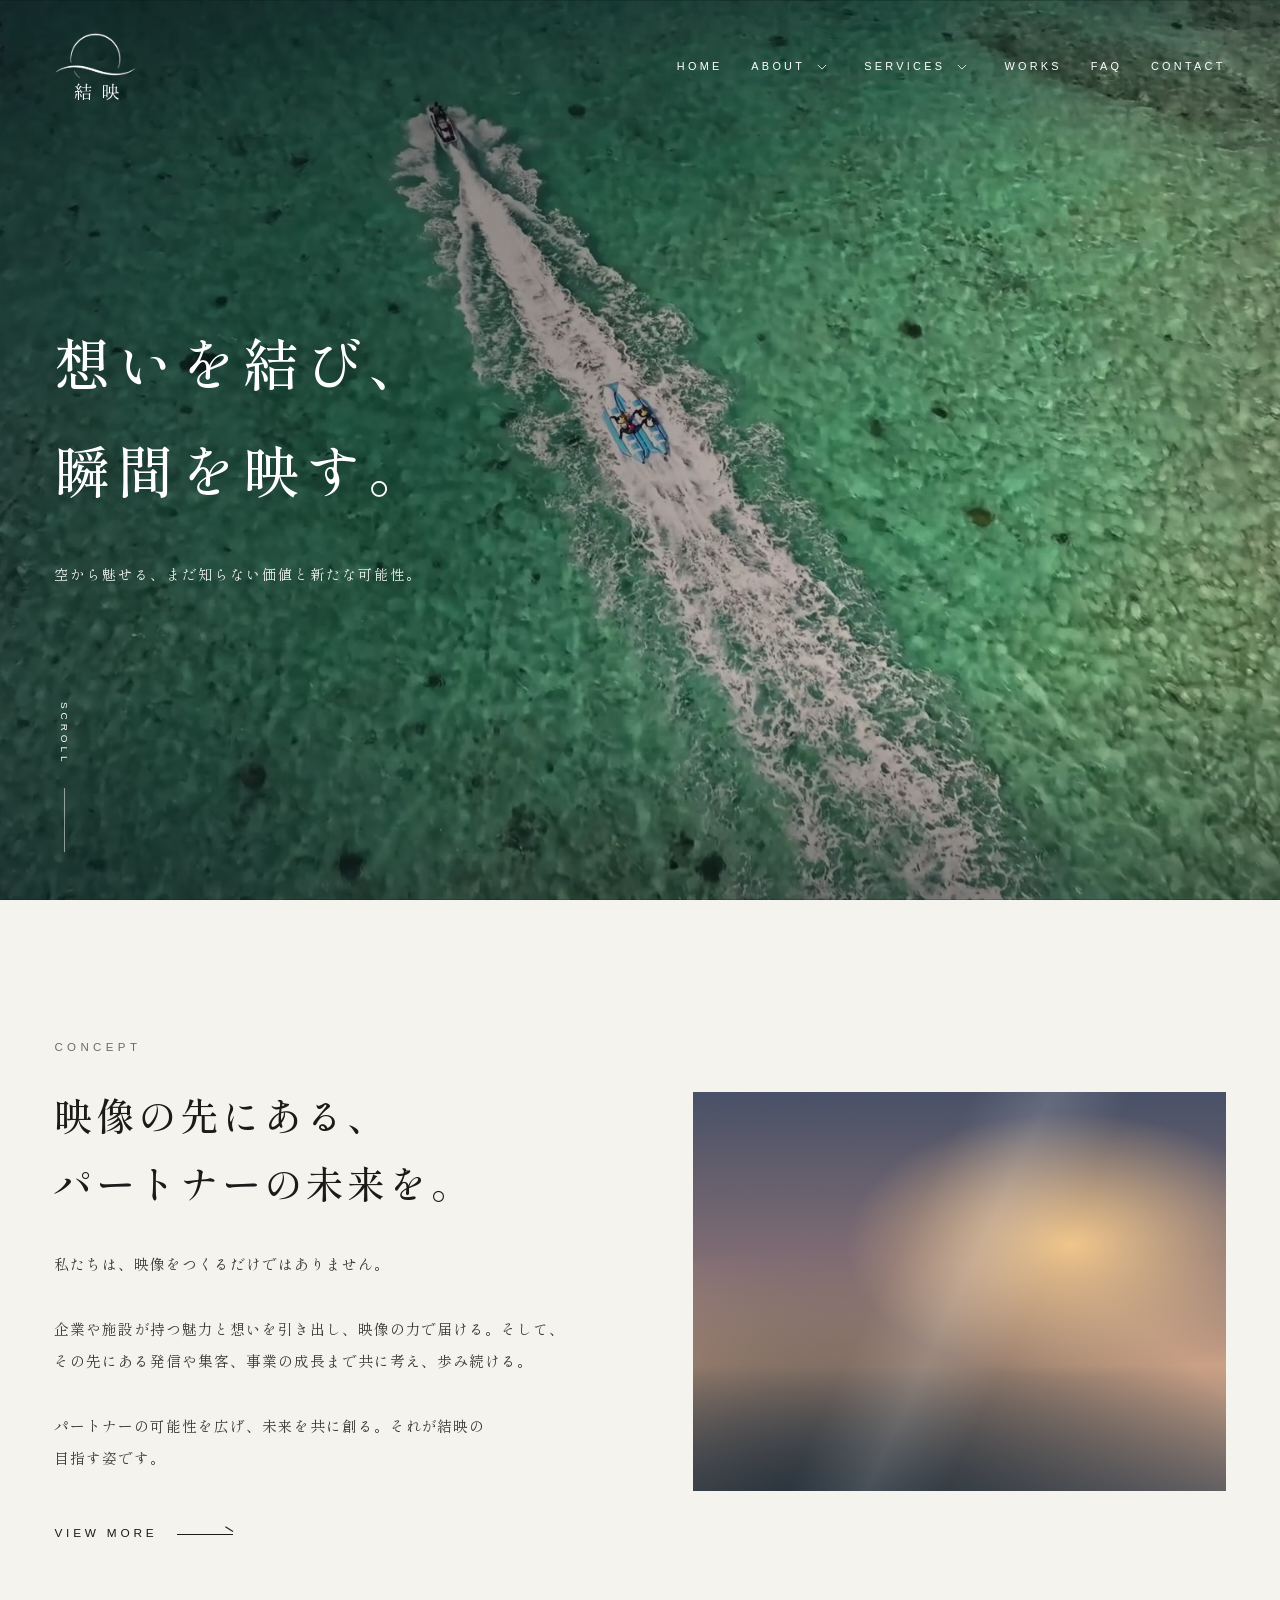
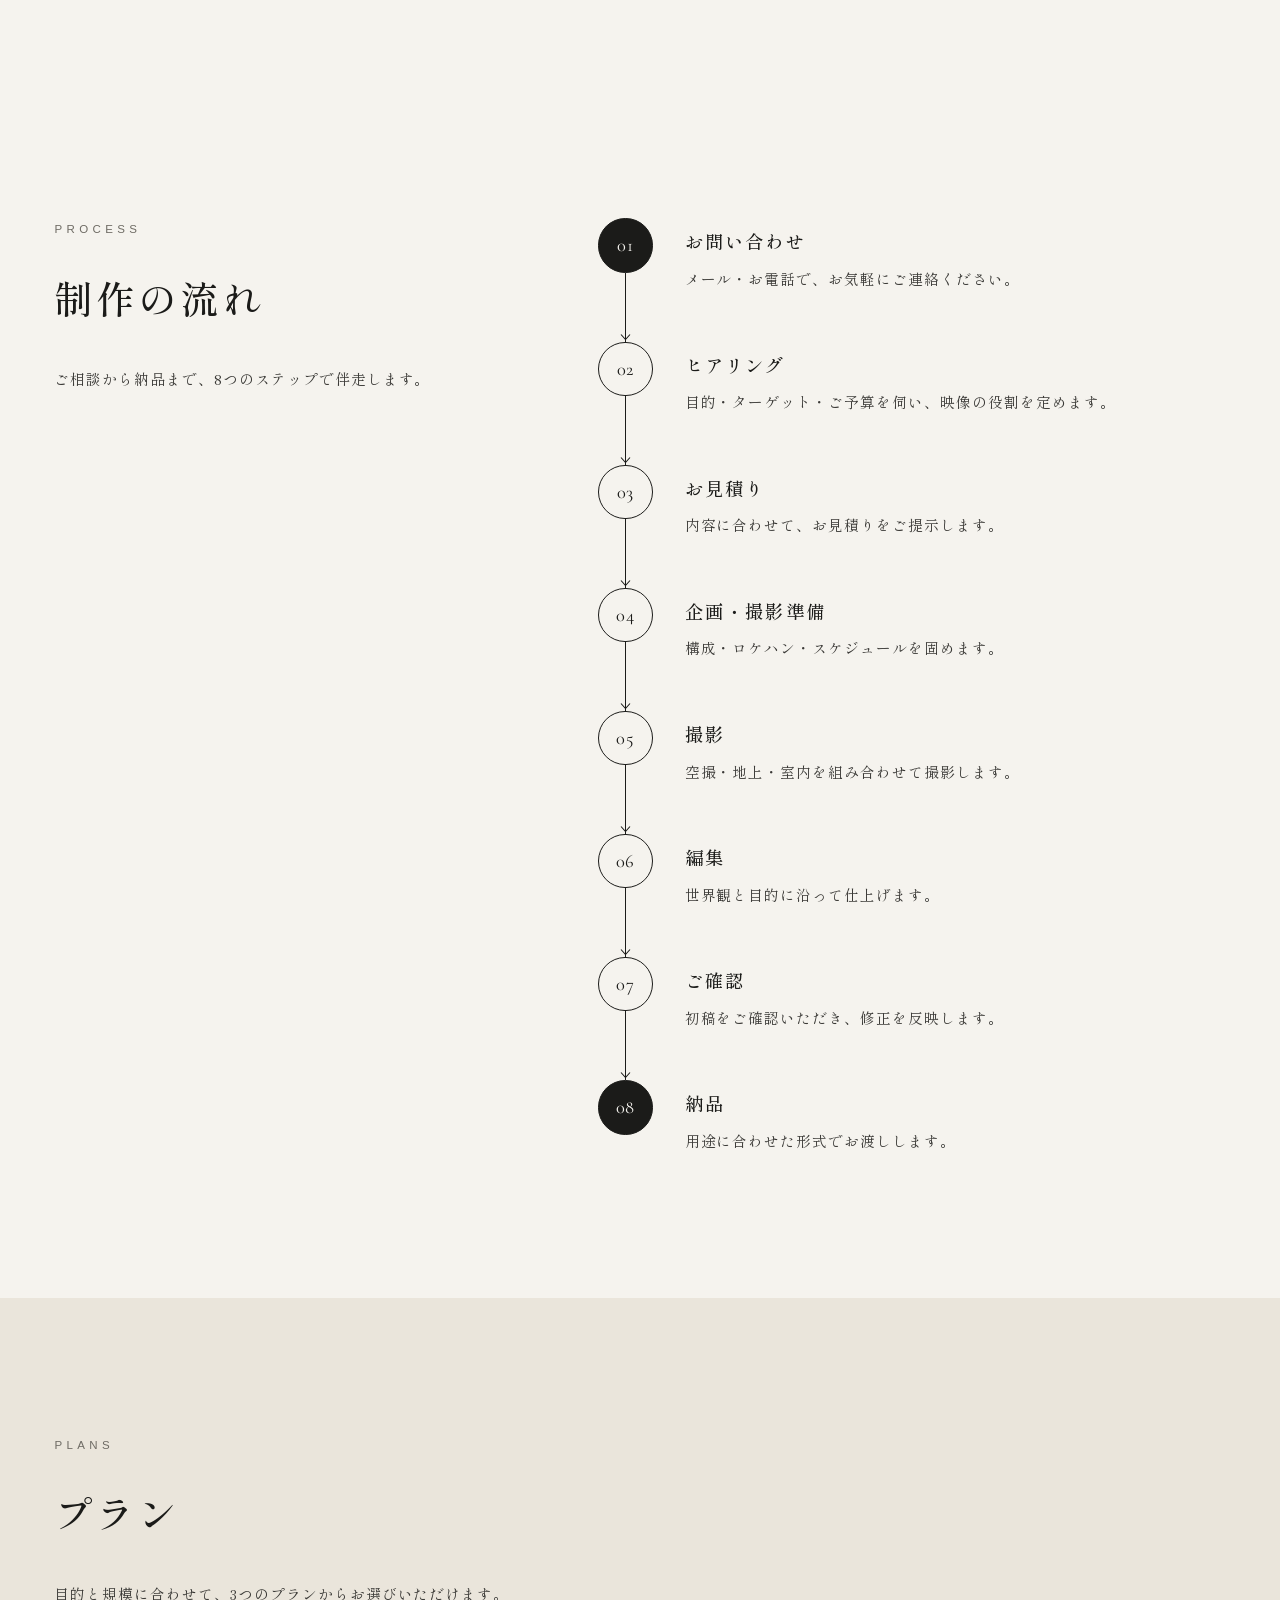
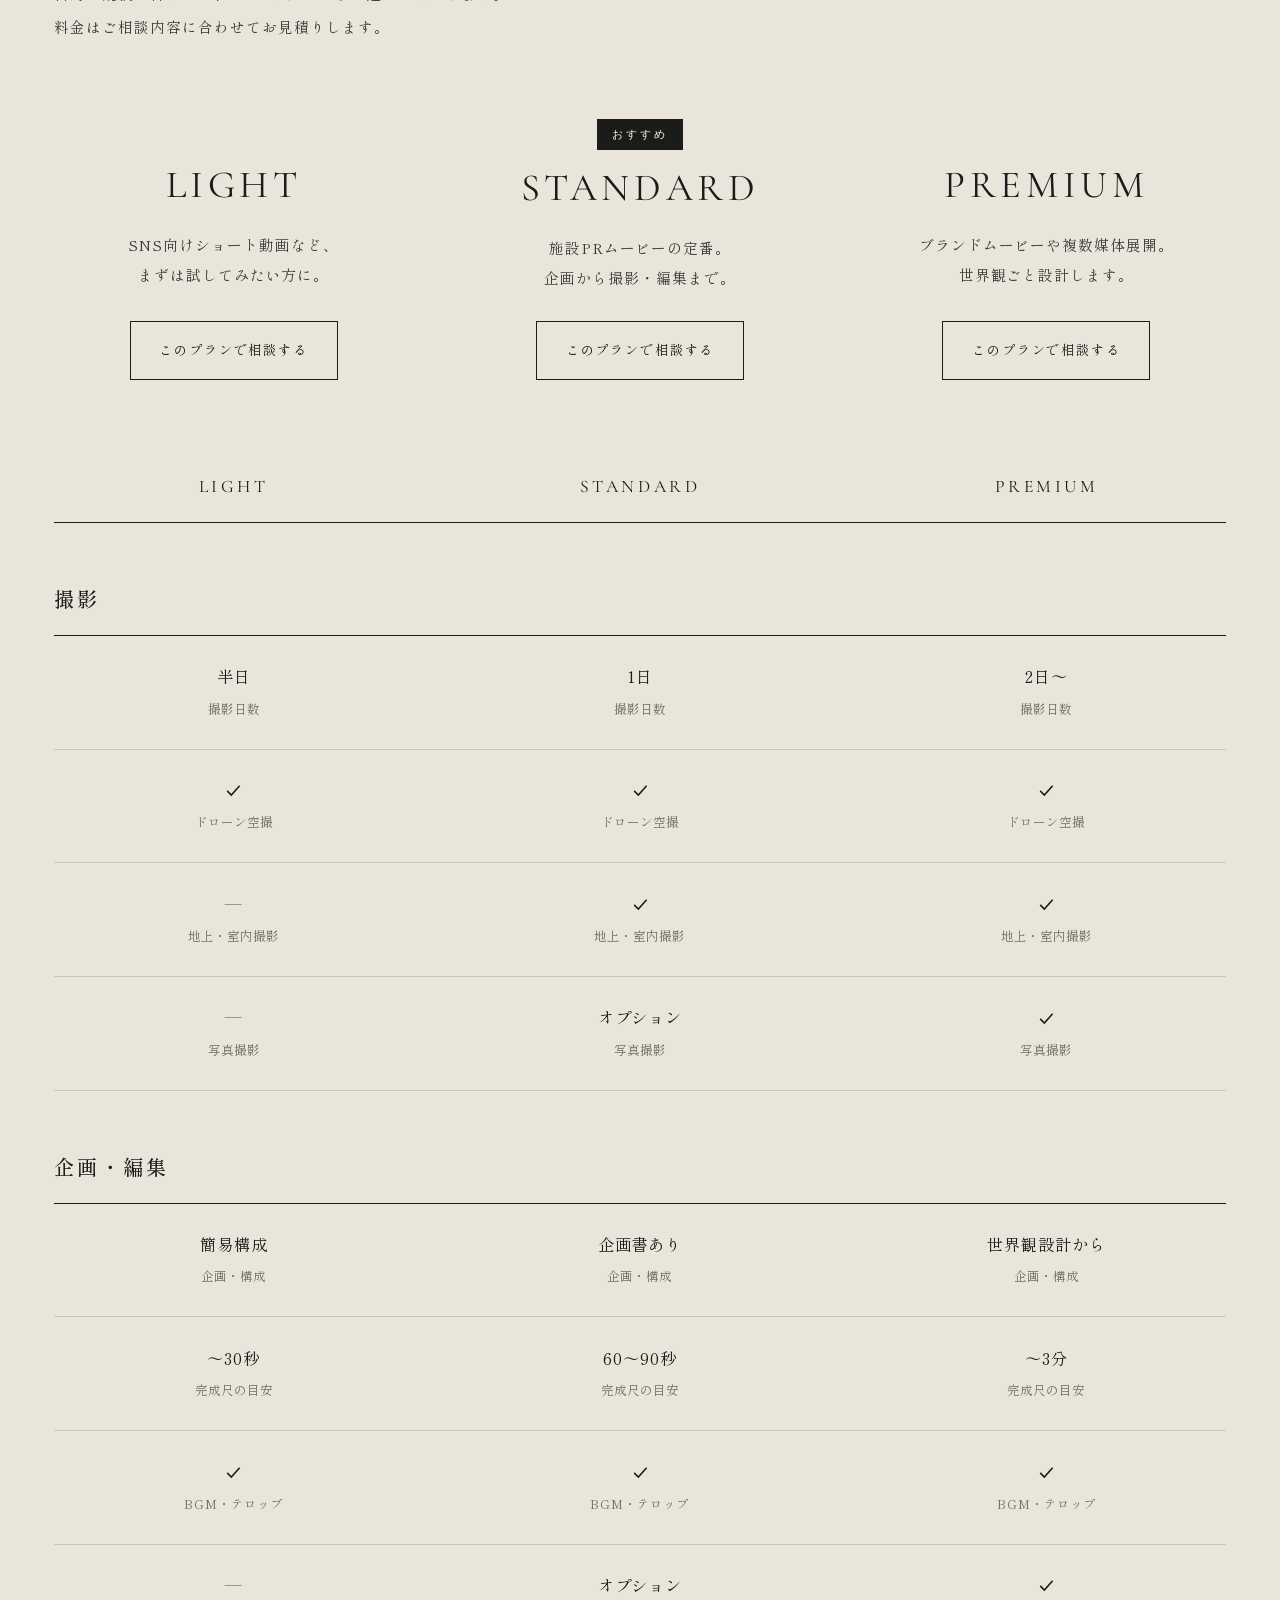
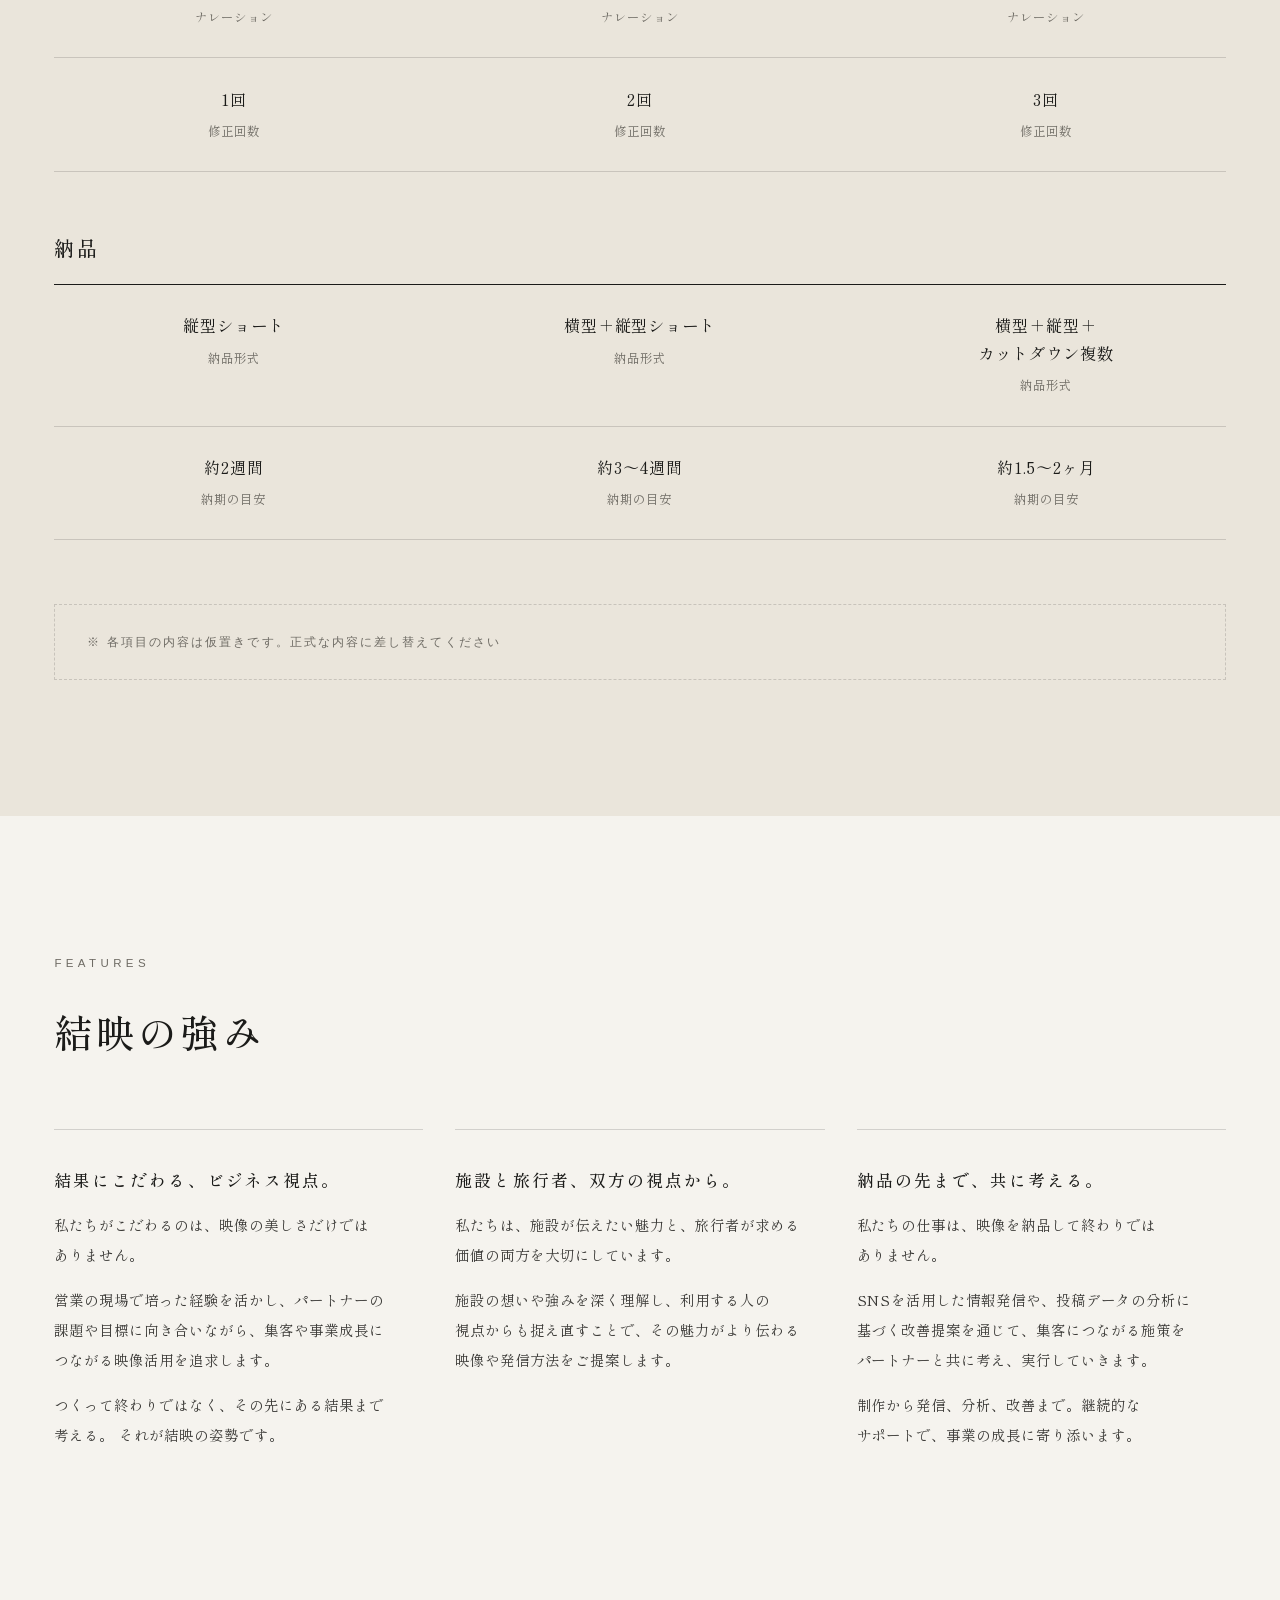
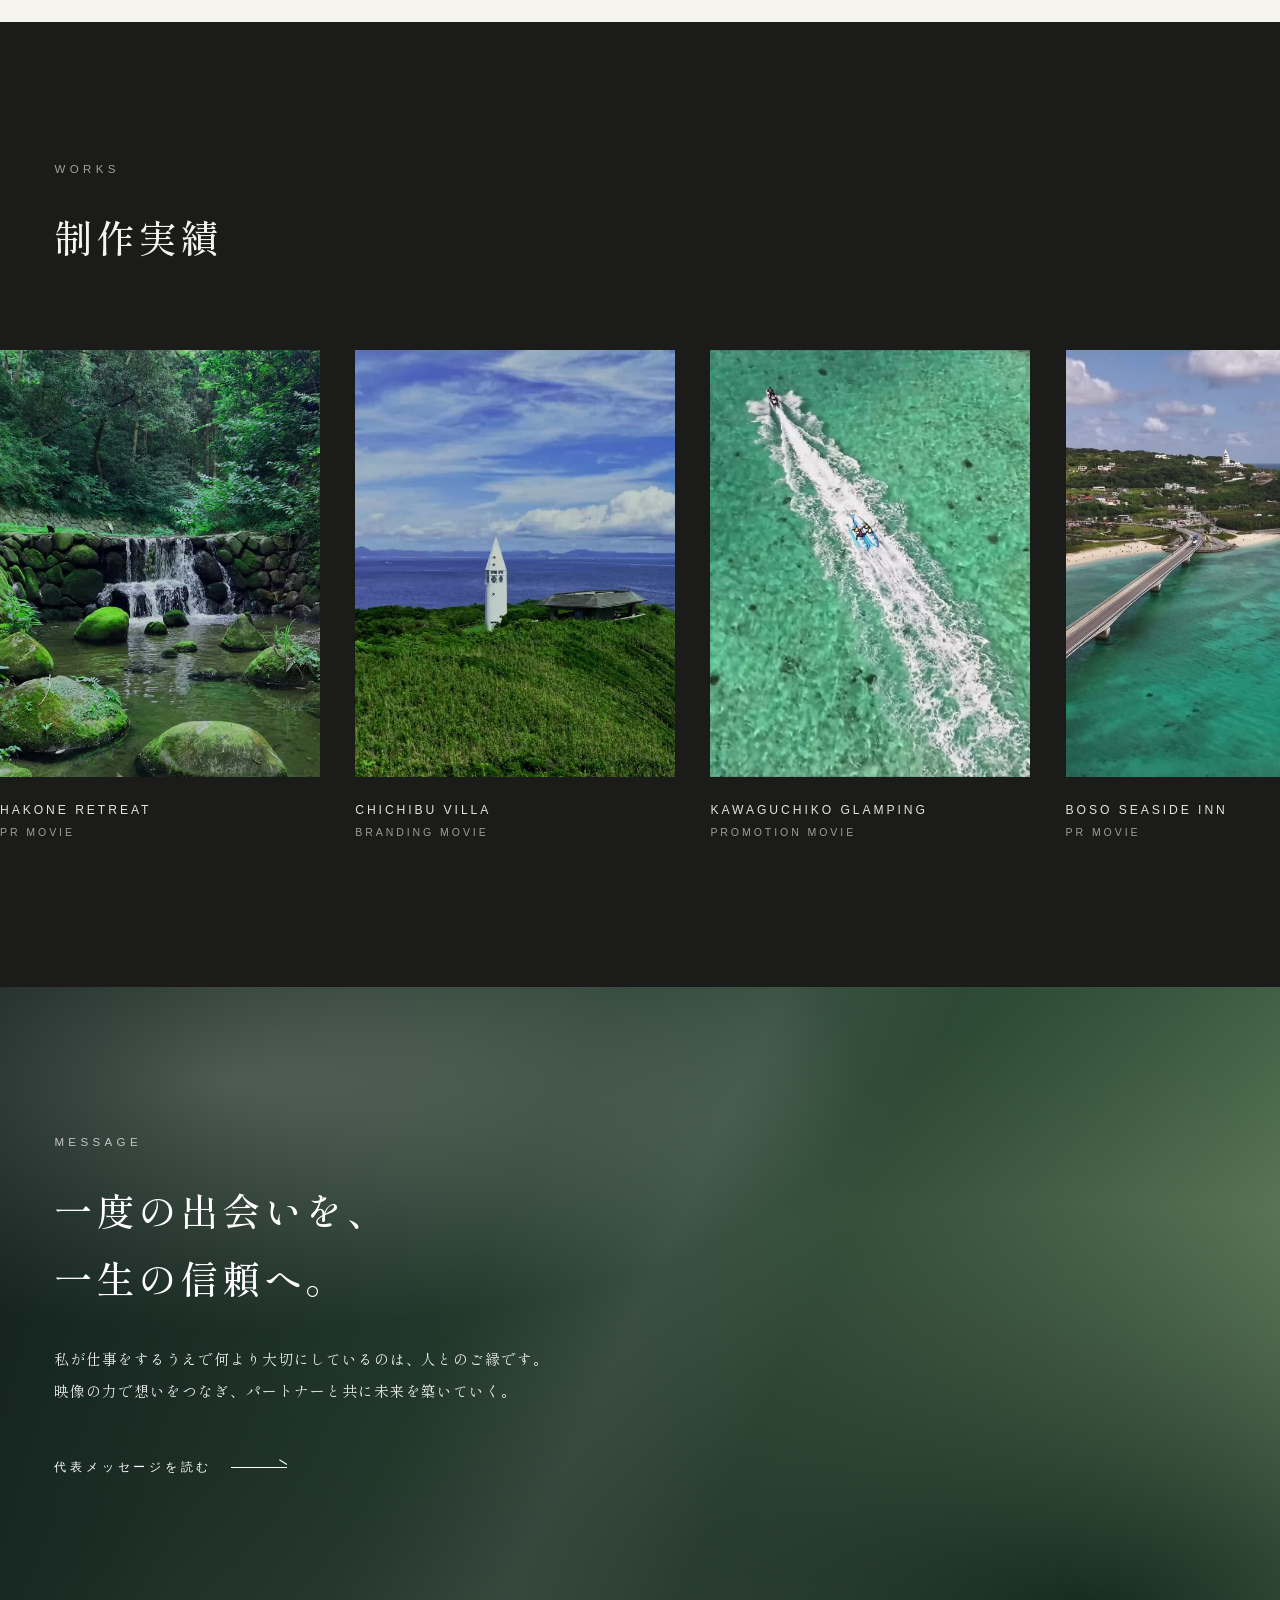
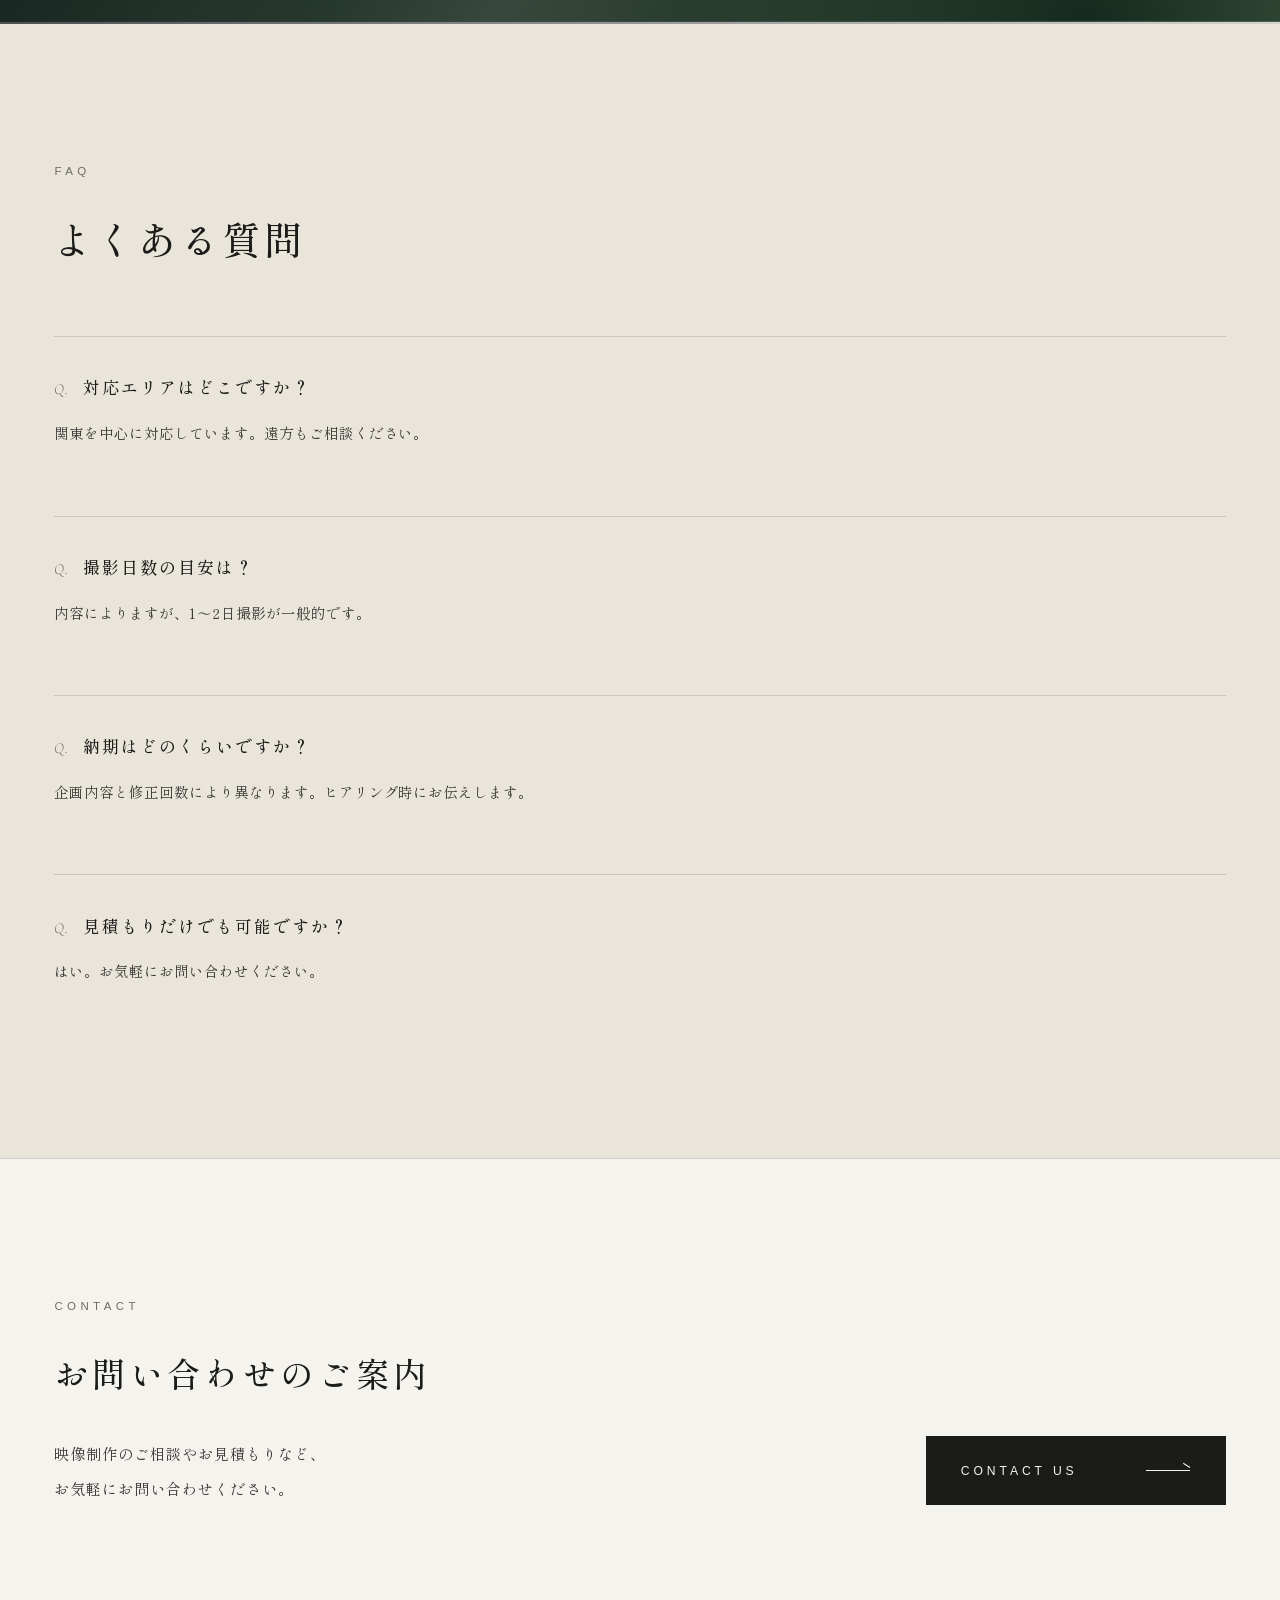
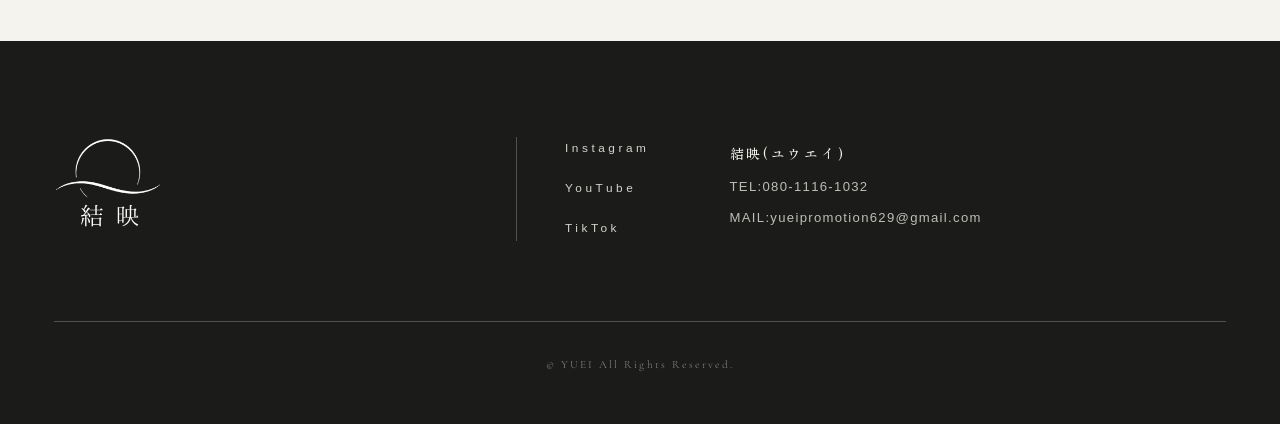
<file: index.html>
<!DOCTYPE html>
<html lang="ja">
<head>
<meta charset="UTF-8">
<meta name="viewport" content="width=device-width, initial-scale=1.0">
<title>結映 YUEI | 想いを結び、瞬間を映す。</title>
<link rel="preconnect" href="https://fonts.googleapis.com">
<link rel="preconnect" href="https://fonts.gstatic.com" crossorigin>
<link href="https://fonts.googleapis.com/css2?family=Shippori+Mincho:wght@400;500&family=Cormorant+Garamond:ital,wght@0,300;0,400;1,300&display=swap" rel="stylesheet">
<link rel="stylesheet" href="assets/css/style.css">
</head>
<body>

<header id="header">
  <a class="logo" href="./" aria-label="結映 YUEI トップへ">
    <img class="logo-white" src="assets/img/logo-gold.svg" alt="結映 YUEI" width="591" height="503">
    <img class="logo-gold" src="assets/img/logo-gold.svg" alt="" aria-hidden="true" width="591" height="503">
  </a>
  <button class="nav-toggle" type="button" aria-expanded="false" aria-controls="primary-nav" aria-label="メニューを開く">
    <span class="nav-toggle__bars" aria-hidden="true"><span></span><span></span><span></span></span>
  </button>
  <nav class="primary-nav" id="primary-nav" aria-label="メインナビゲーション">
    <ul>
      <li>
        <div class="nav-item">
          <a class="nav-link" href="./">HOME</a>
        </div>
      </li>
      <li class="has-sub">
        <div class="nav-item">
          <a class="nav-link" href="./#concept">ABOUT</a>
          <button class="sub-toggle" type="button" aria-expanded="false" aria-controls="sub-about" aria-label="ABOUTのサブメニューを開く">
            <svg viewBox="0 0 12 8" aria-hidden="true"><path d="M1 1.5L6 6.5L11 1.5" fill="none" stroke="currentColor" stroke-width="1"/></svg>
          </button>
        </div>
        <ul class="sub-nav" id="sub-about">
          <li><a href="./#concept">CONCEPT</a></li>
          <li><a href="message.html">MESSAGE</a></li>
        </ul>
      </li>
      <li class="has-sub">
        <div class="nav-item">
          <a class="nav-link" href="./#process">SERVICES</a>
          <button class="sub-toggle" type="button" aria-expanded="false" aria-controls="sub-services" aria-label="SERVICESのサブメニューを開く">
            <svg viewBox="0 0 12 8" aria-hidden="true"><path d="M1 1.5L6 6.5L11 1.5" fill="none" stroke="currentColor" stroke-width="1"/></svg>
          </button>
        </div>
        <ul class="sub-nav" id="sub-services">
          <li><a href="./#process">PROCESS</a></li>
          <li><a href="./#plans">PLANS</a></li>
          <li><a href="./#features">FEATURES</a></li>
        </ul>
      </li>
      <li>
        <div class="nav-item">
          <a class="nav-link" href="./#works">WORKS</a>
        </div>
      </li>
      <li>
        <div class="nav-item">
          <a class="nav-link" href="./#faq">FAQ</a>
        </div>
      </li>
      <li>
        <div class="nav-item">
          <a class="nav-link" href="./#final-cta">CONTACT</a>
        </div>
      </li>
    </ul>
  </nav>
</header>

<main id="main">

<!-- ================= HOME ================= -->
<section class="hero" id="top">
  <div class="scene" data-parallax style="background:#0c1c22 url(assets/hero-poster.jpg) center/cover no-repeat">
    <video class="hero-video" id="heroVideo" muted loop playsinline autoplay preload="auto"
           poster="assets/hero-poster.jpg" aria-hidden="true"></video>
  </div>
  <div class="veil"></div>
  <div class="hero-inner">
    <h1>
      <span class="line">想いを結び、</span>
      <span class="line">瞬間を映す。</span>
    </h1>
    <p class="sub">空から魅せる、まだ知らない価値と新たな可能性。</p>
  </div>
  <div class="scroll-cue"><span>SCROLL</span><span class="bar"></span></div>
</section>

<!-- ================= CONCEPT ================= -->
<section class="concept" id="concept">
  <div>
    <p class="eyebrow rv">Concept</p>
    <h2 class="heading rv rv-d1">映像の先にある、<br>パートナーの未来を。</h2>
    <p class="lead rv rv-d2">
      私たちは、映像をつくるだけではありません。<br><br>
      企業や施設が持つ魅力と想いを引き出し、映像の力で届ける。そして、その先にある発信や集客、事業の成長まで共に考え、歩み続ける。<br><br>
      パートナーの可能性を広げ、未来を共に創る。それが結映の目指す姿です。
    </p>
    <a class="more rv rv-d3" href="message.html"><span>VIEW MORE</span><span class="arrow"></span></a>
  </div>
  <div class="frame rv rv-d1">
    <div class="scene sc-dusk"><div class="layer"></div><div class="light"></div></div>
  </div>
</section>

<!-- ================= PROCESS(制作の流れ) ================= -->
<section class="section-block" id="process">
  <div class="process-layout">
    <div class="process-head">
      <p class="eyebrow rv">Process</p>
      <h2 class="heading rv rv-d1">制作の流れ</h2>
      <p class="lead rv rv-d2">ご相談から納品まで、8つのステップで伴走します。</p>
    </div>
    <ol class="flow" aria-label="制作の流れ">
      <li class="flow-step rv"><span class="no">01</span><div class="flow-body"><h3>お問い合わせ</h3><p>メール・お電話で、お気軽にご連絡ください。</p></div></li>
      <li class="flow-step rv"><span class="no">02</span><div class="flow-body"><h3>ヒアリング</h3><p>目的・ターゲット・ご予算を伺い、映像の役割を定めます。</p></div></li>
      <li class="flow-step rv"><span class="no">03</span><div class="flow-body"><h3>お見積り</h3><p>内容に合わせて、お見積りをご提示します。</p></div></li>
      <li class="flow-step rv"><span class="no">04</span><div class="flow-body"><h3>企画・撮影準備</h3><p>構成・ロケハン・スケジュールを固めます。</p></div></li>
      <li class="flow-step rv"><span class="no">05</span><div class="flow-body"><h3>撮影</h3><p>空撮・地上・室内を組み合わせて撮影します。</p></div></li>
      <li class="flow-step rv"><span class="no">06</span><div class="flow-body"><h3>編集</h3><p>世界観と目的に沿って仕上げます。</p></div></li>
      <li class="flow-step rv"><span class="no">07</span><div class="flow-body"><h3>ご確認</h3><p>初稿をご確認いただき、修正を反映します。</p></div></li>
      <li class="flow-step rv"><span class="no">08</span><div class="flow-body"><h3>納品</h3><p>用途に合わせた形式でお渡しします。</p></div></li>
    </ol>
  </div>
</section>

<!-- ================= PLANS(モデル比較) ================= -->
<section class="section-block section-block--beige" id="plans">
  <div class="inner">
    <p class="eyebrow rv">Plans</p>
    <h2 class="heading rv rv-d1">プラン</h2>
    <p class="lead rv rv-d2">目的と規模に合わせて、3つのプランからお選びいただけます。<br>料金はご相談内容に合わせてお見積りします。</p>
    <div class="cmp">
      <div class="cmp-models">
      <div class="cmp-model rv">
        <p class="cmp-tag">&nbsp;</p>
        <h3 class="cmp-name">LIGHT</h3>
        <p class="cmp-desc">SNS向けショート動画など、<br>まずは試してみたい方に。</p>
        <a class="cmp-btn" href="./#final-cta"><span class="pc-only">このプランで</span>相談する</a>
      </div>
      <div class="cmp-model rv rv-d1">
        <p class="cmp-tag"><span>おすすめ</span></p>
        <h3 class="cmp-name">STANDARD</h3>
        <p class="cmp-desc">施設PRムービーの定番。<br>企画から撮影・編集まで。</p>
        <a class="cmp-btn" href="./#final-cta"><span class="pc-only">このプランで</span>相談する</a>
      </div>
      <div class="cmp-model rv rv-d2">
        <p class="cmp-tag">&nbsp;</p>
        <h3 class="cmp-name">PREMIUM</h3>
        <p class="cmp-desc">ブランドムービーや複数媒体展開。<br>世界観ごと設計します。</p>
        <a class="cmp-btn" href="./#final-cta"><span class="pc-only">このプランで</span>相談する</a>
      </div>
      </div>
      <div class="cmp-bar" aria-hidden="true"><span>LIGHT</span><span>STANDARD</span><span>PREMIUM</span></div>
      <div class="cmp-group rv">
        <h4 class="cmp-group-title">撮影</h4>
        <div class="cmp-row" role="row"><div class="cmp-cell"><span class="v">半日</span><span class="k">撮影日数</span></div><div class="cmp-cell"><span class="v">1日</span><span class="k">撮影日数</span></div><div class="cmp-cell"><span class="v">2日〜</span><span class="k">撮影日数</span></div></div>
        <div class="cmp-row" role="row"><div class="cmp-cell"><span class="v"><svg class="ic" viewBox="0 0 20 20" role="img" aria-label="あり"><path d="M4 10.5l4 4 8-9" fill="none" stroke="currentColor" stroke-width="1.5"/></svg></span><span class="k">ドローン空撮</span></div><div class="cmp-cell"><span class="v"><svg class="ic" viewBox="0 0 20 20" role="img" aria-label="あり"><path d="M4 10.5l4 4 8-9" fill="none" stroke="currentColor" stroke-width="1.5"/></svg></span><span class="k">ドローン空撮</span></div><div class="cmp-cell"><span class="v"><svg class="ic" viewBox="0 0 20 20" role="img" aria-label="あり"><path d="M4 10.5l4 4 8-9" fill="none" stroke="currentColor" stroke-width="1.5"/></svg></span><span class="k">ドローン空撮</span></div></div>
        <div class="cmp-row" role="row"><div class="cmp-cell na"><span class="v" aria-label="なし">—</span><span class="k">地上・室内撮影</span></div><div class="cmp-cell"><span class="v"><svg class="ic" viewBox="0 0 20 20" role="img" aria-label="あり"><path d="M4 10.5l4 4 8-9" fill="none" stroke="currentColor" stroke-width="1.5"/></svg></span><span class="k">地上・室内撮影</span></div><div class="cmp-cell"><span class="v"><svg class="ic" viewBox="0 0 20 20" role="img" aria-label="あり"><path d="M4 10.5l4 4 8-9" fill="none" stroke="currentColor" stroke-width="1.5"/></svg></span><span class="k">地上・室内撮影</span></div></div>
        <div class="cmp-row" role="row"><div class="cmp-cell na"><span class="v" aria-label="なし">—</span><span class="k">写真撮影</span></div><div class="cmp-cell"><span class="v">オプション</span><span class="k">写真撮影</span></div><div class="cmp-cell"><span class="v"><svg class="ic" viewBox="0 0 20 20" role="img" aria-label="あり"><path d="M4 10.5l4 4 8-9" fill="none" stroke="currentColor" stroke-width="1.5"/></svg></span><span class="k">写真撮影</span></div></div>
      </div>
      <div class="cmp-group rv">
        <h4 class="cmp-group-title">企画・編集</h4>
        <div class="cmp-row" role="row"><div class="cmp-cell"><span class="v">簡易構成</span><span class="k">企画・構成</span></div><div class="cmp-cell"><span class="v">企画書あり</span><span class="k">企画・構成</span></div><div class="cmp-cell"><span class="v">世界観設計から</span><span class="k">企画・構成</span></div></div>
        <div class="cmp-row" role="row"><div class="cmp-cell"><span class="v">〜30秒</span><span class="k">完成尺の目安</span></div><div class="cmp-cell"><span class="v">60〜90秒</span><span class="k">完成尺の目安</span></div><div class="cmp-cell"><span class="v">〜3分</span><span class="k">完成尺の目安</span></div></div>
        <div class="cmp-row" role="row"><div class="cmp-cell"><span class="v"><svg class="ic" viewBox="0 0 20 20" role="img" aria-label="あり"><path d="M4 10.5l4 4 8-9" fill="none" stroke="currentColor" stroke-width="1.5"/></svg></span><span class="k">BGM・テロップ</span></div><div class="cmp-cell"><span class="v"><svg class="ic" viewBox="0 0 20 20" role="img" aria-label="あり"><path d="M4 10.5l4 4 8-9" fill="none" stroke="currentColor" stroke-width="1.5"/></svg></span><span class="k">BGM・テロップ</span></div><div class="cmp-cell"><span class="v"><svg class="ic" viewBox="0 0 20 20" role="img" aria-label="あり"><path d="M4 10.5l4 4 8-9" fill="none" stroke="currentColor" stroke-width="1.5"/></svg></span><span class="k">BGM・テロップ</span></div></div>
        <div class="cmp-row" role="row"><div class="cmp-cell na"><span class="v" aria-label="なし">—</span><span class="k">ナレーション</span></div><div class="cmp-cell"><span class="v">オプション</span><span class="k">ナレーション</span></div><div class="cmp-cell"><span class="v"><svg class="ic" viewBox="0 0 20 20" role="img" aria-label="あり"><path d="M4 10.5l4 4 8-9" fill="none" stroke="currentColor" stroke-width="1.5"/></svg></span><span class="k">ナレーション</span></div></div>
        <div class="cmp-row" role="row"><div class="cmp-cell"><span class="v">1回</span><span class="k">修正回数</span></div><div class="cmp-cell"><span class="v">2回</span><span class="k">修正回数</span></div><div class="cmp-cell"><span class="v">3回</span><span class="k">修正回数</span></div></div>
      </div>
      <div class="cmp-group rv">
        <h4 class="cmp-group-title">納品</h4>
        <div class="cmp-row" role="row"><div class="cmp-cell"><span class="v">縦型ショート</span><span class="k">納品形式</span></div><div class="cmp-cell"><span class="v">横型＋縦型ショート</span><span class="k">納品形式</span></div><div class="cmp-cell"><span class="v">横型＋縦型＋<br>カットダウン複数</span><span class="k">納品形式</span></div></div>
        <div class="cmp-row" role="row"><div class="cmp-cell"><span class="v">約2週間</span><span class="k">納期の目安</span></div><div class="cmp-cell"><span class="v">約3〜4週間</span><span class="k">納期の目安</span></div><div class="cmp-cell"><span class="v">約1.5〜2ヶ月</span><span class="k">納期の目安</span></div></div>
      </div>
    </div>
    <p class="placeholder-note rv">※ 各項目の内容は仮置きです。正式な内容に差し替えてください</p>
  </div>
</section>

<!-- ================= FEATURES ================= -->
<section class="section-block" id="features">
  <p class="eyebrow rv">Features</p>
  <h2 class="heading rv rv-d1">結映の強み</h2>
  <div class="feature-grid">
    <div class="feature-card rv">
      <h3>結果にこだわる、ビジネス視点。</h3>
      <p>私たちがこだわるのは、映像の美しさだけではありません。</p>
      <p>営業の現場で培った経験を活かし、パートナーの課題や目標に向き合いながら、集客や事業成長につながる映像活用を追求します。</p>
      <p>つくって終わりではなく、その先にある結果まで考える。 それが結映の姿勢です。</p>
    </div>
    <div class="feature-card rv rv-d1">
      <h3>施設と旅行者、双方の視点から。</h3>
      <p>私たちは、施設が伝えたい魅力と、旅行者が求める価値の両方を大切にしています。</p>
      <p>施設の想いや強みを深く理解し、利用する人の視点からも捉え直すことで、その魅力がより伝わる映像や発信方法をご提案します。</p>
    </div>
    <div class="feature-card rv rv-d2">
      <h3>納品の先まで、共に考える。</h3>
      <p>私たちの仕事は、映像を納品して終わりではありません。</p>
      <p>SNSを活用した情報発信や、投稿データの分析に基づく改善提案を通じて、集客につながる施策をパートナーと共に考え、実行していきます。</p>
      <p>制作から発信、分析、改善まで。継続的なサポートで、事業の成長に寄り添います。</p>
    </div>
  </div>
</section>

<!-- ================= WORKS ================= -->
<section class="works" id="works">
  <div class="works-head">
    <div>
      <p class="eyebrow rv">Works</p>
      <h2 class="heading rv rv-d1">制作実績</h2>
    </div>
  </div>
  <div class="reel" aria-label="制作実績一覧">
    <figure class="card"><div class="frame"><div class="scene"><video class="work-video" muted loop playsinline preload="none" poster="assets/works/forest-river.jpg" data-src="assets/works/forest-river.mp4" aria-hidden="true"></video></div></div>
      <figcaption>HAKONE RETREAT<span>PR MOVIE</span></figcaption></figure>
    <figure class="card"><div class="frame"><div class="scene"><video class="work-video" muted loop playsinline preload="none" poster="assets/works/lighthouse.jpg" data-src="assets/works/lighthouse.mp4" aria-hidden="true"></video></div></div>
      <figcaption>CHICHIBU VILLA<span>BRANDING MOVIE</span></figcaption></figure>
    <figure class="card"><div class="frame"><div class="scene"><video class="work-video" muted loop playsinline preload="none" poster="assets/works/bananaboat.jpg" data-src="assets/works/bananaboat.mp4" aria-hidden="true"></video></div></div>
      <figcaption>KAWAGUCHIKO GLAMPING<span>PROMOTION MOVIE</span></figcaption></figure>
    <figure class="card"><div class="frame"><div class="scene"><video class="work-video" muted loop playsinline preload="none" poster="assets/works/island.jpg" data-src="assets/works/island.mp4" aria-hidden="true"></video></div></div>
      <figcaption>BOSO SEASIDE INN<span>PR MOVIE</span></figcaption></figure>
    <figure class="card"><div class="frame"><div class="scene"><video class="work-video" muted loop playsinline preload="none" poster="assets/works/sunset.jpg" data-src="assets/works/sunset.mp4" aria-hidden="true"></video></div></div>
      <figcaption>SHONAN TERRACE<span>CONCEPT MOVIE</span></figcaption></figure>
    <figure class="card"><div class="frame"><div class="scene"><video class="work-video" muted loop playsinline preload="none" poster="assets/works/shore.jpg" data-src="assets/works/shore.mp4" aria-hidden="true"></video></div></div>
      <figcaption>IZU DIVING RESORT<span>PROMOTION MOVIE</span></figcaption></figure>
    <figure class="card"><div class="frame"><div class="scene"><video class="work-video" muted loop playsinline preload="none" poster="assets/works/forest-river.jpg" data-src="assets/works/forest-river.mp4" aria-hidden="true"></video></div></div>
      <figcaption>HAKONE RETREAT<span>PR MOVIE</span></figcaption></figure>
    <figure class="card"><div class="frame"><div class="scene"><video class="work-video" muted loop playsinline preload="none" poster="assets/works/lighthouse.jpg" data-src="assets/works/lighthouse.mp4" aria-hidden="true"></video></div></div>
      <figcaption>CHICHIBU VILLA<span>BRANDING MOVIE</span></figcaption></figure>
    <figure class="card"><div class="frame"><div class="scene"><video class="work-video" muted loop playsinline preload="none" poster="assets/works/bananaboat.jpg" data-src="assets/works/bananaboat.mp4" aria-hidden="true"></video></div></div>
      <figcaption>KAWAGUCHIKO GLAMPING<span>PROMOTION MOVIE</span></figcaption></figure>
    <figure class="card"><div class="frame"><div class="scene"><video class="work-video" muted loop playsinline preload="none" poster="assets/works/island.jpg" data-src="assets/works/island.mp4" aria-hidden="true"></video></div></div>
      <figcaption>BOSO SEASIDE INN<span>PR MOVIE</span></figcaption></figure>
    <figure class="card"><div class="frame"><div class="scene"><video class="work-video" muted loop playsinline preload="none" poster="assets/works/sunset.jpg" data-src="assets/works/sunset.mp4" aria-hidden="true"></video></div></div>
      <figcaption>SHONAN TERRACE<span>CONCEPT MOVIE</span></figcaption></figure>
    <figure class="card"><div class="frame"><div class="scene"><video class="work-video" muted loop playsinline preload="none" poster="assets/works/shore.jpg" data-src="assets/works/shore.mp4" aria-hidden="true"></video></div></div>
      <figcaption>IZU DIVING RESORT<span>PROMOTION MOVIE</span></figcaption></figure>
  </div>
</section>

<!-- ================= MESSAGE(代表メッセージ導入。全文は message.html) ================= -->
<section class="message" id="message">
  <div class="scene sc-forest" data-parallax><div class="layer"></div><div class="light"></div></div>
  <div class="veil"></div>
  <div class="message-inner">
    <div>
      <p class="eyebrow rv">Message</p>
      <h2 class="heading rv rv-d1" style="color:#fff">一度の出会いを、<br>一生の信頼へ。</h2>
      <p class="lead rv rv-d2">
        私が仕事をするうえで何より大切にしているのは、人とのご縁です。<br>
        映像の力で想いをつなぎ、パートナーと共に未来を築いていく。
      </p>
      <a class="more rv rv-d3" href="message.html"><span>代表メッセージを読む</span><span class="arrow"></span></a>
    </div>
  </div>
</section>

<!-- ================= FAQ ================= -->
<section class="section-block section-block--beige" id="faq">
  <div class="inner">
    <p class="eyebrow rv">FAQ</p>
    <h2 class="heading rv rv-d1">よくある質問</h2>
    <div class="faq-list">
      <div class="faq-item rv">
        <h3><span class="no">Q.</span>対応エリアはどこですか？</h3>
        <p>関東を中心に対応しています。遠方もご相談ください。</p>
      </div>
      <div class="faq-item rv rv-d1">
        <h3><span class="no">Q.</span>撮影日数の目安は？</h3>
        <p>内容によりますが、1〜2日撮影が一般的です。</p>
      </div>
      <div class="faq-item rv">
        <h3><span class="no">Q.</span>納期はどのくらいですか？</h3>
        <p>企画内容と修正回数により異なります。ヒアリング時にお伝えします。</p>
      </div>
      <div class="faq-item rv rv-d1">
        <h3><span class="no">Q.</span>見積もりだけでも可能ですか？</h3>
        <p>はい。お気軽にお問い合わせください。</p>
      </div>
    </div>
  </div>
</section>

<!-- ================= CONTACT(お問い合わせ導線) ================= -->
<section class="cta" id="final-cta">
  <div class="panel">
    <div class="panel-text">
      <p class="eyebrow rv">Contact</p>
      <h2 class="rv rv-d1">お問い合わせのご案内</h2>
      <p class="rv rv-d2">映像制作のご相談やお見積もりなど、<br>お気軽にお問い合わせください。</p>
    </div>
    <a class="btn rv rv-d3" href="mailto:yueipromotion629@gmail.com"><span>CONTACT US</span><span class="arrow"></span></a>
  </div>
</section>

</main>

<footer>
  <div class="foot-grid">
    <a class="foot-logo" href="./" aria-label="結映 YUEI トップへ">
      <img src="assets/img/logo-gold.svg" alt="結映 YUEI" width="591" height="503">
    </a>
    <ul class="foot-nav">
      <li class="foot-social">
        <a href="#" aria-label="Instagram（準備中）">Instagram</a>
        <a href="#" aria-label="YouTube（準備中）">YouTube</a>
        <a href="#" aria-label="TikTok（準備中）">TikTok</a>
      </li>
    </ul>
    <div class="foot-info" id="company-summary">
      <strong>結映(ユウエイ)</strong><br>
      TEL:<a href="tel:08011161032">080-1116-1032</a><br>
      MAIL:<a href="mailto:yueipromotion629@gmail.com">yueipromotion629@gmail.com</a>
    </div>
  </div>
  <p class="copyright">&copy; YUEI All Rights Reserved.</p>
</footer>

<script src="assets/js/main.js"></script>
</body>
</html>
</file>
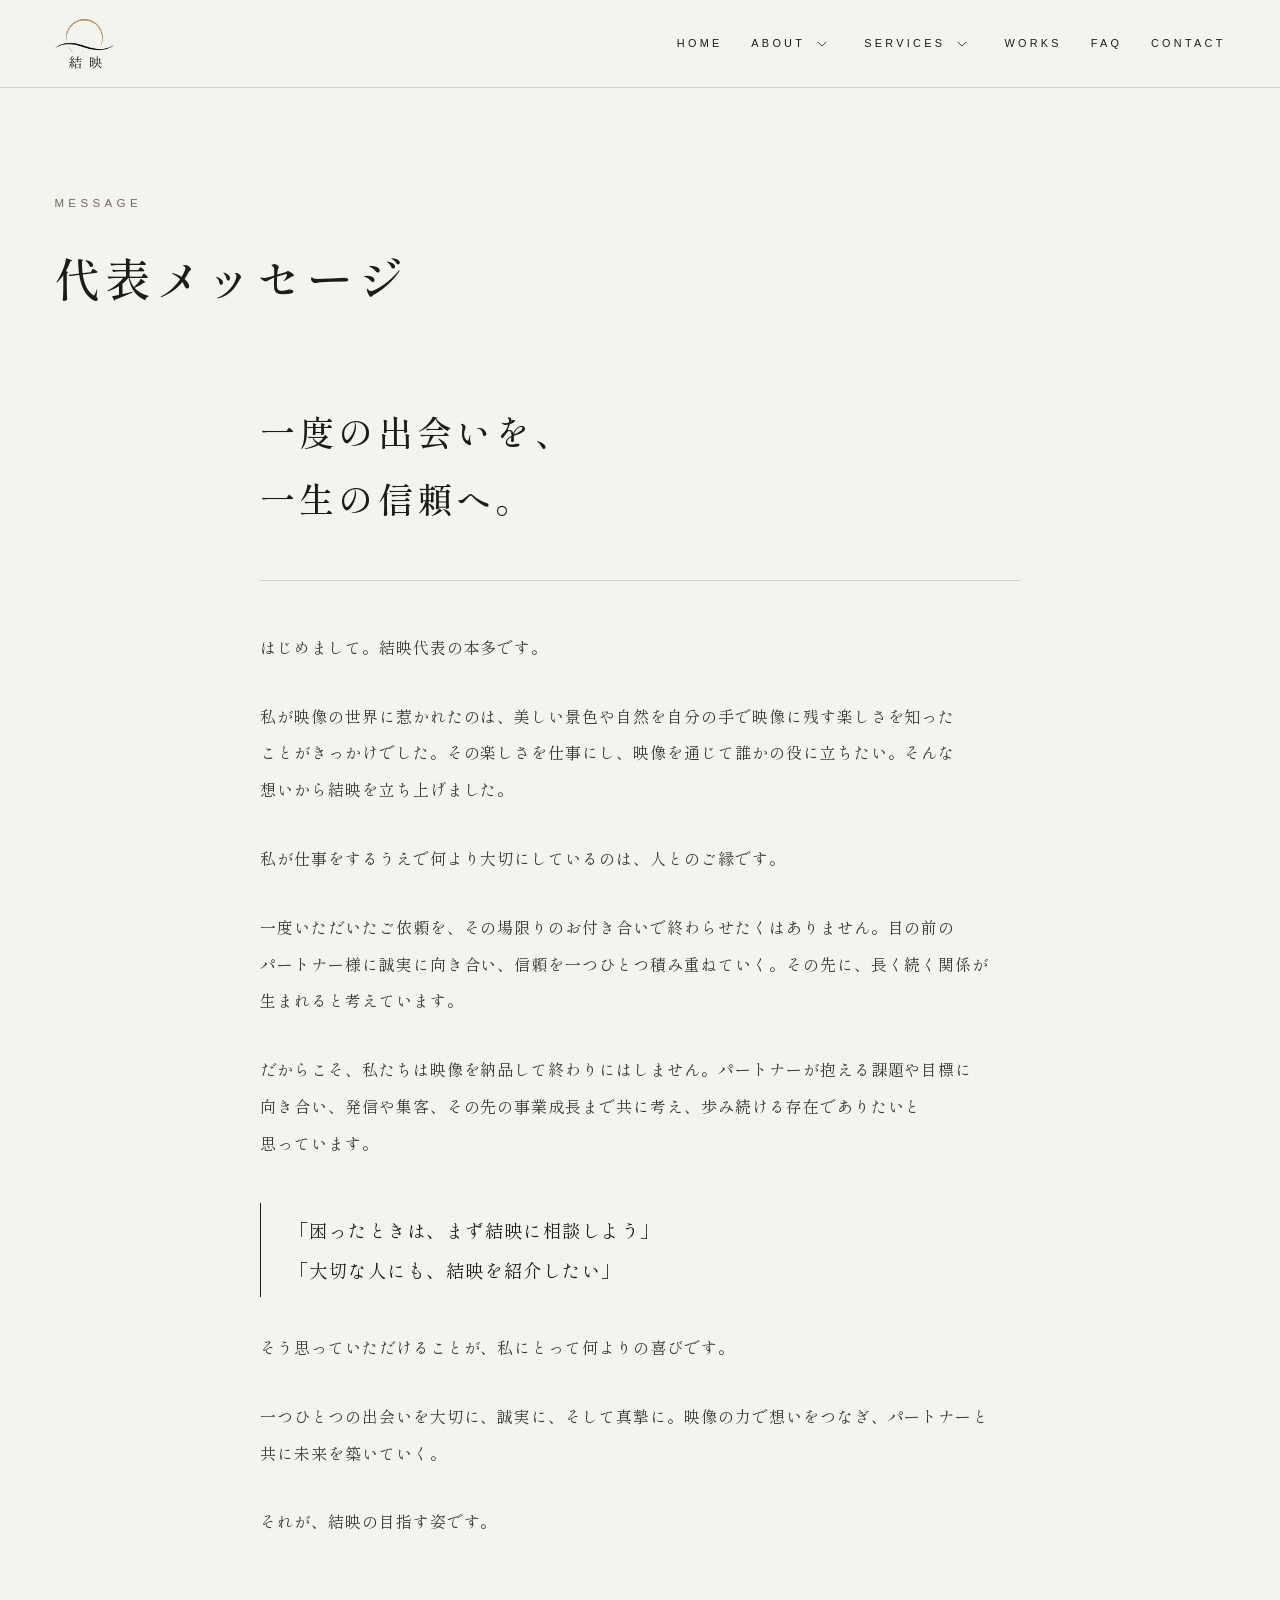
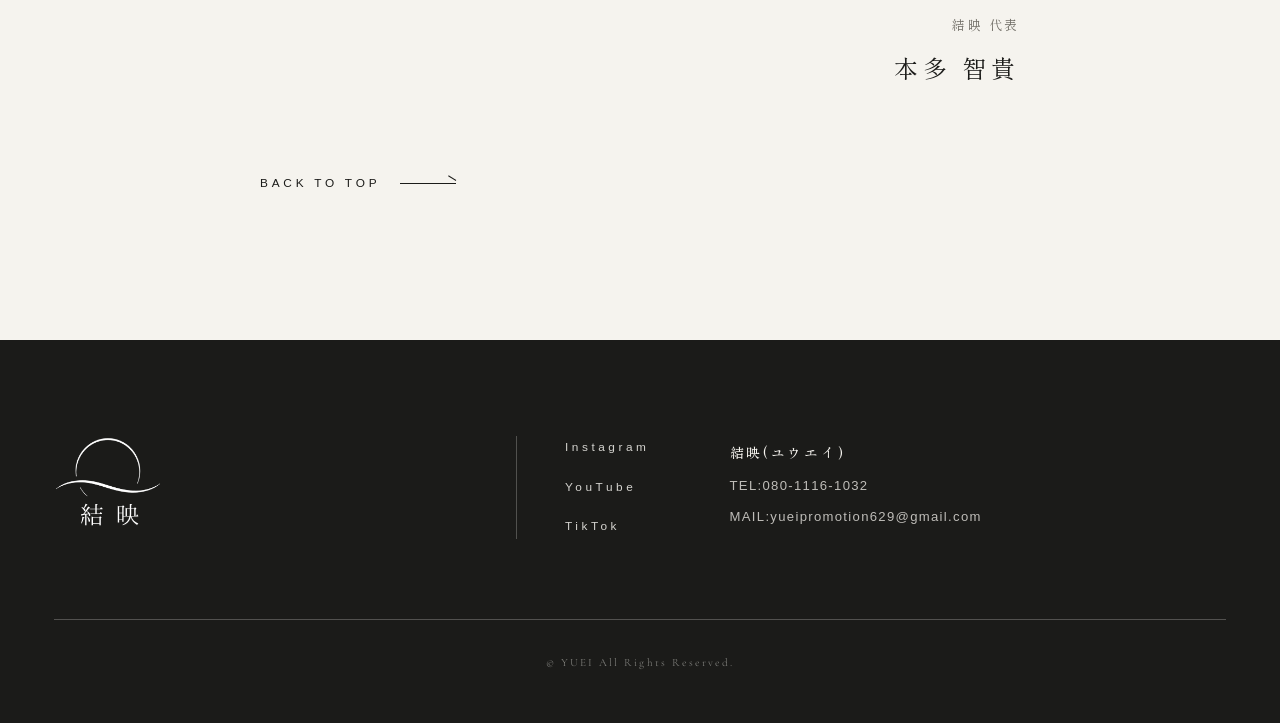
<file: message.html>
<!DOCTYPE html>
<html lang="ja">
<head>
<meta charset="UTF-8">
<meta name="viewport" content="width=device-width, initial-scale=1.0">
<title>代表メッセージ | 結映 YUEI</title>
<link rel="preconnect" href="https://fonts.googleapis.com">
<link rel="preconnect" href="https://fonts.gstatic.com" crossorigin>
<link href="https://fonts.googleapis.com/css2?family=Shippori+Mincho:wght@400;500&family=Cormorant+Garamond:ital,wght@0,300;0,400;1,300&display=swap" rel="stylesheet">
<link rel="stylesheet" href="assets/css/style.css">
</head>
<body class="page-sub">

<header id="header">
  <a class="logo" href="./" aria-label="結映 YUEI トップへ">
    <img class="logo-white" src="assets/img/logo-gold.svg" alt="結映 YUEI" width="591" height="503">
    <img class="logo-gold" src="assets/img/logo-gold.svg" alt="" aria-hidden="true" width="591" height="503">
  </a>
  <button class="nav-toggle" type="button" aria-expanded="false" aria-controls="primary-nav" aria-label="メニューを開く">
    <span class="nav-toggle__bars" aria-hidden="true"><span></span><span></span><span></span></span>
  </button>
  <nav class="primary-nav" id="primary-nav" aria-label="メインナビゲーション">
    <ul>
      <li>
        <div class="nav-item">
          <a class="nav-link" href="./">HOME</a>
        </div>
      </li>
      <li class="has-sub">
        <div class="nav-item">
          <a class="nav-link" href="./#concept">ABOUT</a>
          <button class="sub-toggle" type="button" aria-expanded="false" aria-controls="sub-about" aria-label="ABOUTのサブメニューを開く">
            <svg viewBox="0 0 12 8" aria-hidden="true"><path d="M1 1.5L6 6.5L11 1.5" fill="none" stroke="currentColor" stroke-width="1"/></svg>
          </button>
        </div>
        <ul class="sub-nav" id="sub-about">
          <li><a href="./#concept">CONCEPT</a></li>
          <li><a href="message.html">MESSAGE</a></li>
        </ul>
      </li>
      <li class="has-sub">
        <div class="nav-item">
          <a class="nav-link" href="./#process">SERVICES</a>
          <button class="sub-toggle" type="button" aria-expanded="false" aria-controls="sub-services" aria-label="SERVICESのサブメニューを開く">
            <svg viewBox="0 0 12 8" aria-hidden="true"><path d="M1 1.5L6 6.5L11 1.5" fill="none" stroke="currentColor" stroke-width="1"/></svg>
          </button>
        </div>
        <ul class="sub-nav" id="sub-services">
          <li><a href="./#process">PROCESS</a></li>
          <li><a href="./#plans">PLANS</a></li>
          <li><a href="./#features">FEATURES</a></li>
        </ul>
      </li>
      <li>
        <div class="nav-item">
          <a class="nav-link" href="./#works">WORKS</a>
        </div>
      </li>
      <li>
        <div class="nav-item">
          <a class="nav-link" href="./#faq">FAQ</a>
        </div>
      </li>
      <li>
        <div class="nav-item">
          <a class="nav-link" href="./#final-cta">CONTACT</a>
        </div>
      </li>
    </ul>
  </nav>
</header>

<main id="main">

<section class="page-head">
  <p class="eyebrow rv">Message</p>
  <h1 class="heading rv rv-d1">代表メッセージ</h1>
</section>

<article class="letter">
  <p class="letter-catch rv">一度の出会いを、<br>一生の信頼へ。</p>
  <div class="letter-body">
    <p class="rv">はじめまして。結映代表の本多です。</p>
    <p class="rv">私が映像の世界に惹かれたのは、美しい景色や自然を自分の手で映像に残す楽しさを知ったことがきっかけでした。その楽しさを仕事にし、映像を通じて誰かの役に立ちたい。そんな想いから結映を立ち上げました。</p>
    <p class="rv">私が仕事をするうえで何より大切にしているのは、人とのご縁です。</p>
    <p class="rv">一度いただいたご依頼を、その場限りのお付き合いで終わらせたくはありません。目の前のパートナー様に誠実に向き合い、信頼を一つひとつ積み重ねていく。その先に、長く続く関係が生まれると考えています。</p>
    <p class="rv">だからこそ、私たちは映像を納品して終わりにはしません。パートナーが抱える課題や目標に向き合い、発信や集客、その先の事業成長まで共に考え、歩み続ける存在でありたいと思っています。</p>
    <blockquote class="letter-quote rv">
      「困ったときは、まず結映に相談しよう」<br>
      「大切な人にも、結映を紹介したい」
    </blockquote>
    <p class="rv">そう思っていただけることが、私にとって何よりの喜びです。</p>
    <p class="rv">一つひとつの出会いを大切に、誠実に、そして真摯に。映像の力で想いをつなぎ、パートナーと共に未来を築いていく。</p>
    <p class="rv">それが、結映の目指す姿です。</p>
  </div>
  <p class="letter-sign rv"><span>結映 代表</span>本多 智貴</p>
  <a class="more rv" href="./"><span>BACK TO TOP</span><span class="arrow"></span></a>
</article>

</main>

<footer>
  <div class="foot-grid">
    <a class="foot-logo" href="./" aria-label="結映 YUEI トップへ">
      <img src="assets/img/logo-gold.svg" alt="結映 YUEI" width="591" height="503">
    </a>
    <ul class="foot-nav">
      <li class="foot-social">
        <a href="#" aria-label="Instagram（準備中）">Instagram</a>
        <a href="#" aria-label="YouTube（準備中）">YouTube</a>
        <a href="#" aria-label="TikTok（準備中）">TikTok</a>
      </li>
    </ul>
    <div class="foot-info" id="company-summary">
      <strong>結映(ユウエイ)</strong><br>
      TEL:<a href="tel:08011161032">080-1116-1032</a><br>
      MAIL:<a href="mailto:yueipromotion629@gmail.com">yueipromotion629@gmail.com</a>
    </div>
  </div>
  <p class="copyright">&copy; YUEI All Rights Reserved.</p>
</footer>

<script src="assets/js/main.js"></script>
</body>
</html>
</file>
<file: assets/css/style.css>
/* ============================================================
   結映 YUEI — Design tokens
   UIは無彩色(黒・白・ベージュ・グレー)/ 青・緑は「映像素材」側で表現
   ※ .scene はすべて動画・写真の差し替え前提のプレースホルダー
============================================================ */
:root{
  --ink:#1b1b19;
  --ink-soft:#3a3936;
  --paper:#f5f3ee;
  --beige:#eae5db;
  --gray:#6e6b64;
  --line:rgba(27,27,25,.16);
  --line-light:rgba(245,243,238,.25);
  --mincho:"Shippori Mincho","Yu Mincho","Hiragino Mincho ProN",serif;
  --serif-en:"Cormorant Garamond",Georgia,serif;
  --sans:"Helvetica Neue",Helvetica,Arial,"Hiragino Kaku Gothic ProN",sans-serif;
}
*{margin:0;padding:0;box-sizing:border-box}
html{scroll-behavior:smooth}
body{
  font-family:var(--mincho);
  color:var(--ink);
  background:var(--paper);
  line-height:2;
  letter-spacing:.06em;
  font-weight:400;
  -webkit-font-smoothing:antialiased;
  overflow-x:hidden;
}
img{max-width:100%;display:block}
a{color:inherit;text-decoration:none}

/* ---------- 共通パーツ ---------- */
.eyebrow{
  font-family:var(--sans);
  font-size:.72rem;
  font-weight:300;
  letter-spacing:.38em;
  color:var(--gray);
  text-transform:uppercase;
}
.heading{
  font-size:clamp(1.6rem,3vw,2.5rem);
  font-weight:500;
  line-height:1.75;
  letter-spacing:.1em;
  margin-top:1.4rem;
  word-break:auto-phrase;
}
.lead{
  font-size:clamp(.92rem,1.15vw,1.02rem);
  line-height:2.2;
  color:var(--ink-soft);
  margin-top:2rem;
  max-width:36em;
  word-break:auto-phrase;
}
.more{
  display:inline-flex;align-items:center;gap:1.2rem;
  margin-top:3rem;
  font-family:var(--sans);
  font-size:.74rem;letter-spacing:.32em;font-weight:300;
  color:var(--ink);
  position:relative;
}
.more .arrow{
  display:inline-block;width:56px;height:1px;background:var(--ink);
  position:relative;transition:width .5s ease;
}
.more .arrow::after{
  content:"";position:absolute;right:0;top:-3px;
  width:9px;height:1px;background:var(--ink);
  transform:rotate(32deg);transform-origin:right center;
}
.more:hover .arrow{width:80px}
.section-block{padding:8.5rem 3.4rem;max-width:1280px;margin:0 auto}
.section-block--narrow{max-width:720px}
.section-block--dark{background:var(--ink);color:var(--paper);max-width:none;padding:8.5rem 3.4rem}
.section-block--dark .eyebrow{color:rgba(245,243,238,.5)}
.section-block--dark .lead{color:rgba(245,243,238,.88)}
.section-block--dark .eyebrow,.works-head .eyebrow{color:rgba(245,243,238,.62)}
.section-block--beige{background:var(--beige);max-width:none;padding:8.5rem 3.4rem}
.section-block--beige .inner,.section-block--dark .inner{max-width:calc(1280px - 6.8rem);margin:0 auto}
.placeholder-note{
  margin-top:2rem;padding:1.6rem 2rem;
  border:1px dashed var(--line);
  font-family:var(--sans);font-size:.72rem;letter-spacing:.18em;
  color:var(--gray);line-height:2;
}
.section-block--dark .placeholder-note{border-color:var(--line-light);color:rgba(245,243,238,.55)}

/* ---------- scene = 動画/写真プレースホルダー ---------- */
.scene{position:relative;overflow:hidden;background:#0c1c22}
.scene::after{
  content:"";position:absolute;inset:0;pointer-events:none;opacity:.5;
  background-image:url("data:image/svg+xml,%3Csvg xmlns='http://www.w3.org/2000/svg' width='140' height='140'%3E%3Cfilter id='n'%3E%3CfeTurbulence type='fractalNoise' baseFrequency='0.9' numOctaves='2'/%3E%3CfeColorMatrix values='0 0 0 0 1 0 0 0 0 1 0 0 0 0 1 0 0 0 0.035 0'/%3E%3C/filter%3E%3Crect width='140' height='140' filter='url(%23n)'/%3E%3C/svg%3E");
}
.scene>.layer{position:absolute;inset:-8%;}
.sc-aerial .layer{background:
  radial-gradient(120% 90% at 78% 18%, #7ecfc3 0%, transparent 46%),
  radial-gradient(90% 110% at 18% 88%, #0a3a44 0%, transparent 60%),
  linear-gradient(158deg,#123c46 0%, #17606b 34%, #2c98a0 62%, #6cc6bd 88%);
}
.sc-dusk .layer{background:
  radial-gradient(70% 55% at 68% 40%, #f0c58a 0%, transparent 52%),
  radial-gradient(110% 90% at 30% 100%, #1d2a35 0%, transparent 65%),
  linear-gradient(180deg,#3c4a63 0%, #7d6a72 42%, #caa084 66%, #52565f 100%);
}
.sc-forest .layer{background:
  radial-gradient(90% 70% at 22% 20%, #b8cdb2 0%, transparent 48%),
  radial-gradient(100% 90% at 80% 92%, #17301f 0%, transparent 62%),
  linear-gradient(150deg,#22402c 0%, #3a5e40 45%, #7c9a72 80%, #a9bd9c 100%);
}
.sc-lake .layer{background:
  radial-gradient(100% 60% at 50% 10%, #e7ebe8 0%, transparent 55%),
  linear-gradient(180deg,#c8d3d1 0%, #93a8a8 40%, #4e6a6d 78%, #2c4246 100%);
}
.sc-room .layer{background:
  radial-gradient(80% 70% at 76% 30%, #efe4cf 0%, transparent 55%),
  radial-gradient(90% 90% at 12% 90%, #4c4237 0%, transparent 60%),
  linear-gradient(160deg,#6b5d4c 0%, #a8967d 48%, #d9cbb2 100%);
}
.sc-under .layer{background:
  radial-gradient(80% 60% at 50% 0%, #4fb3c9 0%, transparent 55%),
  linear-gradient(180deg,#1a7d97 0%, #0e4c66 55%, #072a3d 100%);
}
.scene .light{
  position:absolute;inset:-20%;
  background:linear-gradient(115deg,transparent 42%,rgba(255,255,255,.14) 50%,transparent 58%);
  animation:lightdrift 14s ease-in-out infinite alternate;
}
@keyframes lightdrift{from{transform:translateX(-6%)}to{transform:translateX(6%)}}
.scene .layer{animation:kenburns 26s ease-in-out infinite alternate}
@keyframes kenburns{from{transform:scale(1) translateY(0)}to{transform:scale(1.08) translateY(-1.5%)}}

/* ---------- Nav ---------- */
header{
  position:fixed;inset:0 0 auto 0;z-index:100;
  display:flex;justify-content:space-between;align-items:center;
  padding:2rem 3.4rem;
  transition:background .6s ease, padding .6s ease, color .6s ease;
}
header.solid{background:rgba(245,243,238,.92);backdrop-filter:blur(8px);padding:1.1rem 3.4rem;border-bottom:1px solid var(--line)}
/* ロゴ:映像の上は白、ヘッダーに背景が付いたら金に切り替え */
.logo{position:relative;display:block;height:70px;aspect-ratio:591/503;transition:height .6s ease}
.logo img{position:absolute;inset:0;width:100%;height:100%;object-fit:contain;transition:opacity .6s ease}
.logo .logo-gold{opacity:0}
/* 白ロゴは金ロゴを白く塗り替えて表示(書体・形を完全に一致させるため) */
.logo .logo-white,.foot-logo img{filter:brightness(0) invert(1)}
header.solid .logo{height:52px}
header.solid .logo .logo-white,body.nav-open .logo .logo-white{opacity:0}
header.solid .logo .logo-gold,body.nav-open .logo .logo-gold{opacity:1}
header,header a,header button{color:#fff;transition:color .6s ease}
header.solid,header.solid a,header.solid button{color:var(--ink)}
body.nav-open header,body.nav-open header a,body.nav-open header button{color:var(--ink)}
.primary-nav > ul{
  display:flex;align-items:center;gap:1.8rem;list-style:none;
}
.has-sub{position:relative}
.nav-item{display:flex;align-items:center;gap:.15rem}
.primary-nav .nav-link{
  font-family:var(--sans);font-size:.68rem;letter-spacing:.3em;font-weight:300;
  position:relative;padding:.4rem 0;background:none;border:none;cursor:pointer;
}
.primary-nav .nav-link::after{
  content:"";position:absolute;left:0;bottom:0;width:0;height:1px;background:currentColor;transition:width .4s ease;
}
.primary-nav .nav-link:hover::after,
.primary-nav .has-sub.is-open > .nav-item > .nav-link::after{width:100%}
.sub-toggle{
  display:inline-flex;align-items:center;justify-content:center;
  width:28px;height:28px;padding:0;margin:0;
  background:none;border:none;cursor:pointer;color:inherit;
  -webkit-tap-highlight-color:transparent;
}
.sub-toggle svg{width:10px;height:10px;transition:transform .35s ease}
.has-sub.is-open > .nav-item > .sub-toggle svg{transform:rotate(180deg)}
.sub-nav{
  list-style:none;
  position:absolute;top:calc(100% + .55rem);left:0;
  min-width:12rem;padding:.7rem 0;
  background:rgba(245,243,238,.97);backdrop-filter:blur(10px);
  border:1px solid var(--line);
  opacity:0;visibility:hidden;pointer-events:none;
  transition:opacity .3s ease,visibility .3s ease;
  z-index:110;
}
.has-sub.is-open > .sub-nav{opacity:1;visibility:visible;pointer-events:auto}
.sub-nav a{
  display:block;padding:.7rem 1.4rem;
  font-family:var(--sans);font-size:.62rem;letter-spacing:.28em;font-weight:300;
  color:var(--ink)!important;white-space:nowrap;
}
.sub-nav a:hover{background:rgba(27,27,25,.05)}
.nav-toggle{
  display:none;flex-shrink:0;
  width:44px;height:44px;align-items:center;justify-content:center;
  background:none;border:none;cursor:pointer;padding:0;
  color:inherit;z-index:101;-webkit-tap-highlight-color:transparent;
}
.nav-toggle__bars{
  display:flex;flex-direction:column;justify-content:center;gap:6px;
  width:22px;height:16px;
}
.nav-toggle__bars span{
  display:block;width:100%;height:1px;background:currentColor;
  transition:transform .45s cubic-bezier(.19,1,.22,1),opacity .3s ease;
  transform-origin:center;
}
body.nav-open .nav-toggle__bars span:nth-child(1){transform:translateY(7px) rotate(45deg)}
body.nav-open .nav-toggle__bars span:nth-child(2){opacity:0}
body.nav-open .nav-toggle__bars span:nth-child(3){transform:translateY(-7px) rotate(-45deg)}

/* ---------- Hero ---------- */
.hero{height:100svh;min-height:640px;position:relative;display:flex;align-items:center}
/* パララックスで動く背景が隣のセクションにはみ出さないようにクリップ */
section:has(> [data-parallax]){overflow:hidden}
.hero .scene{position:absolute;inset:0}
.hero-video{position:absolute;inset:-6% 0;width:100%;height:112%;object-fit:cover;display:block;
  opacity:0;transition:opacity 1.8s ease}
.hero-video.ready{opacity:1}
.hero .veil{position:absolute;inset:0;background:
  linear-gradient(100deg,rgba(8,20,26,.62) 0%,rgba(8,20,26,.28) 50%,rgba(8,20,26,.08) 80%),
  linear-gradient(180deg,rgba(8,20,26,.35) 0%,transparent 22%,transparent 75%,rgba(8,20,26,.4) 100%)}
.hero-inner{position:relative;z-index:2;color:#fff;padding:0 3.4rem;max-width:1280px;margin:0 auto;width:100%}
.hero h1{
  font-size:clamp(1.9rem,4.4vw,3.6rem);
  font-weight:500;line-height:1.9;letter-spacing:.12em;
  text-shadow:0 2px 30px rgba(0,20,30,.35);
}
.hero .sub{
  word-break:auto-phrase;
  margin-top:2.2rem;font-size:clamp(.8rem,1.1vw,.95rem);
  line-height:2.4;letter-spacing:.14em;color:rgba(255,255,255,.92);
}
.hero h1 .line{display:block;opacity:0;transform:translateY(1.4em);animation:rise 1.6s cubic-bezier(.19,1,.22,1) forwards}
.hero h1 .line:nth-child(2){animation-delay:.35s}
.hero .sub{opacity:0;animation:fade 2s ease .9s forwards}
@keyframes rise{to{opacity:1;transform:none}}
@keyframes fade{to{opacity:1}}
.scroll-cue{
  position:absolute;left:3.4rem;bottom:3rem;z-index:2;color:#fff;
  font-family:var(--sans);font-size:.62rem;letter-spacing:.4em;font-weight:300;
  display:flex;align-items:center;gap:1.4rem;writing-mode:vertical-rl;
}
.scroll-cue .bar{width:1px;height:64px;background:rgba(255,255,255,.5);overflow:hidden;position:relative}
.scroll-cue .bar::after{content:"";position:absolute;left:0;top:-100%;width:1px;height:100%;background:#fff;animation:cue 2.2s ease-in-out infinite}
@keyframes cue{0%{top:-100%}60%{top:100%}100%{top:100%}}

/* ---------- reveal ---------- */
.rv{opacity:0;transform:translateY(40px);transition:opacity 1.3s cubic-bezier(.19,1,.22,1),transform 1.3s cubic-bezier(.19,1,.22,1)}
.rv.in{opacity:1;transform:none}
.rv-d1{transition-delay:.15s}.rv-d2{transition-delay:.3s}.rv-d3{transition-delay:.45s}

/* ---------- Concept ---------- */
.concept{padding:8.5rem 3.4rem;max-width:1280px;margin:0 auto;
  display:grid;grid-template-columns:1.05fr 1fr;gap:5rem;align-items:center}
.concept .frame{aspect-ratio:4/3}
.concept .frame .scene{position:absolute;inset:0}
.frame{position:relative;overflow:hidden}
.frame .scene{height:100%}

/* ---------- Works ---------- */
.works{background:var(--ink);color:var(--paper);padding:8.5rem 0 9rem;overflow:hidden}
.works-head{max-width:1280px;margin:0 auto 5rem;padding:0 3.4rem;display:flex;justify-content:space-between;align-items:flex-end;flex-wrap:wrap;gap:2rem}
.works .more{color:var(--paper)}
.works .more .arrow{background:var(--paper)}
.works .more .arrow::after{background:var(--paper)}
.reel{display:flex;gap:2.2rem;width:max-content;animation:reel 46s linear infinite}
.reel:hover{animation-play-state:paused}
@keyframes reel{from{transform:translateX(0)}to{transform:translateX(-50%)}}
.card{width:min(320px,72vw);flex-shrink:0}
.card .frame{aspect-ratio:3/4}
.card .frame .scene{position:absolute;inset:0;transition:transform 1.2s cubic-bezier(.19,1,.22,1)}
.card:hover .frame .scene{transform:scale(1.05)}
.work-video{position:absolute;inset:0;width:100%;height:100%;object-fit:cover;display:block}
.card figcaption{margin-top:1.3rem;font-family:var(--sans);font-weight:300;font-size:.76rem;letter-spacing:.24em;line-height:2;color:rgba(245,243,238,.92)}
.card figcaption span{display:block;font-size:.66rem;color:rgba(245,243,238,.6)}

/* ---------- Plans / Features / Process / FAQ grids ---------- */
.feature-grid,.faq-list,.case-grid{
  margin-top:4rem;display:grid;gap:2rem;
}
.feature-grid{grid-template-columns:repeat(3,1fr)}
.case-grid{grid-template-columns:1fr 1fr}
.feature-card,.case-card,.faq-item{
  padding:2.2rem 0;border-top:1px solid var(--line);
}
.section-block--dark .feature-card,
.section-block--dark .case-card,
.section-block--dark .faq-item{border-top-color:var(--line-light)}
.feature-card h3,.case-card h3,.faq-item h3{
  font-size:1.05rem;font-weight:500;letter-spacing:.12em;line-height:1.8;
}
.feature-card p,.case-card p,.faq-item p{
  margin-top:.9rem;font-size:.9rem;line-height:2.1;color:var(--ink-soft);word-break:auto-phrase;
}
.section-block--dark .feature-card p,
.section-block--dark .case-card p,
.section-block--dark .faq-item p{color:rgba(245,243,238,.82)}
.faq-item .no{
  font-family:var(--serif-en);font-style:italic;font-weight:300;
  font-size:.95rem;color:var(--gray);margin-right:.8rem;
}
.section-block--dark .faq-item .no{color:rgba(245,243,238,.6)}

/* ---------- Process:番号の丸を矢印でつなぐ縦のフローチャート ---------- */
.process-layout{display:grid;grid-template-columns:minmax(0,.85fr) minmax(0,1.15fr);gap:5rem;align-items:start}
.process-head{position:sticky;top:calc(var(--header-h,76px) + 3rem)}
.flow{list-style:none}
.flow-step{position:relative;display:grid;grid-template-columns:3.4rem 1fr;column-gap:2rem;padding-bottom:2.6rem}
.flow-step:last-child{padding-bottom:0}
.flow-step .no{ /* ステップ番号の丸 */
  position:relative;z-index:1;width:3.4rem;height:3.4rem;border:1px solid var(--ink);border-radius:50%;
  display:flex;align-items:center;justify-content:center;background:var(--paper);
  font-family:var(--serif-en);font-size:1.15rem;letter-spacing:.04em;line-height:1}
.flow-step:first-child .no,.flow-step:last-child .no{background:var(--ink);color:var(--paper)} /* 始点と終点 */
.flow-step:not(:last-child)::before{ /* 次の丸へつなぐ線 */
  content:"";position:absolute;left:1.7rem;top:3.4rem;bottom:0;width:1px;background:var(--ink)}
.flow-step:not(:last-child)::after{ /* 矢印の先端 */
  content:"";position:absolute;left:calc(1.7rem - 5px);bottom:1px;width:11px;height:8px;
  background:url("data:image/svg+xml,%3Csvg xmlns='http://www.w3.org/2000/svg' viewBox='0 0 11 8'%3E%3Cpath d='M1 1.5l4.5 5 4.5-5' fill='none' stroke='%231b1b19' stroke-width='1.1'/%3E%3C/svg%3E") center/11px 8px no-repeat}
.flow-body{padding-top:.5rem;padding-bottom:.4rem}
.flow-step h3{font-size:1.15rem;font-weight:500;letter-spacing:.12em;line-height:1.7}
.flow-step p{margin-top:.4rem;font-size:.92rem;line-height:2;color:var(--ink-soft);word-break:auto-phrase}

/* ---------- Plans:Appleのモデル比較風 ---------- */
.cmp{margin-top:4.5rem}
.cmp-models,.cmp-row,.cmp-bar{display:grid;grid-template-columns:repeat(3,1fr);column-gap:3rem}
.cmp-model{text-align:center;display:flex;flex-direction:column;align-items:center}
.cmp-tag{min-height:1.9rem}
.cmp-tag span{display:inline-block;padding:.3rem .9rem;background:var(--ink);color:var(--paper);
  font-family:var(--sans);font-size:.66rem;font-weight:300;letter-spacing:.3em}
.cmp-name{margin-top:.9rem;font-family:var(--serif-en);font-weight:400;font-size:clamp(1.9rem,3vw,2.7rem);letter-spacing:.12em;line-height:1.3}
.cmp-desc{margin-top:1.2rem;font-size:.92rem;line-height:2;color:var(--ink-soft);min-height:4em;margin-bottom:1.8rem;word-break:auto-phrase}
.cmp-price{margin:1.4rem 0 1.8rem;font-family:var(--serif-en);font-size:1.75rem;letter-spacing:.04em;line-height:1.4}
.cmp-price small{font-family:var(--mincho);font-size:.78rem;letter-spacing:.06em;color:var(--gray);margin-left:.3rem}
.cmp-btn{margin-top:auto;display:inline-block;padding:.95rem 1.8rem;border:1px solid var(--ink);
  font-size:.82rem;letter-spacing:.14em;transition:background .35s ease,color .35s ease}
.cmp-btn:hover{background:var(--ink);color:var(--paper)}
.cmp-bar{ /* スクロール中も列の見出しを固定 */
  position:sticky;top:var(--header-h,76px);z-index:5;margin-top:4.5rem;padding:1.1rem 0;
  background:rgba(234,229,219,.96);backdrop-filter:blur(8px);-webkit-backdrop-filter:blur(8px);
  border-bottom:1px solid var(--ink)}
.cmp-bar span{text-align:center;font-family:var(--serif-en);font-size:1.1rem;letter-spacing:.2em}
.cmp-group{margin-top:3.5rem}
.cmp-group-title{font-size:1.25rem;font-weight:500;letter-spacing:.14em;padding-bottom:1rem;border-bottom:1px solid var(--ink)}
.cmp-row{padding:1.7rem 0;border-bottom:1px solid var(--line)}
.cmp-cell{text-align:center;display:flex;flex-direction:column;align-items:center}
.cmp-cell .v{word-break:auto-phrase;font-size:1.02rem;letter-spacing:.06em;line-height:1.7;min-height:1.7em;display:flex;align-items:center}
.cmp-cell .ic{width:1.3rem;height:1.3rem}
.cmp-cell .k{margin-top:.35rem;font-size:.78rem;letter-spacing:.08em;color:var(--gray)}
.cmp-cell.na .v{color:var(--gray)}
.cmp + .placeholder-note{margin-top:4rem}

/* ---------- Message (旧 About) ---------- */
.message{position:relative;color:#fff}
.message .scene{position:absolute;inset:0}
.message .veil{position:absolute;inset:0;background:linear-gradient(90deg,rgba(10,18,22,.72) 0%,rgba(10,18,22,.35) 60%,rgba(10,18,22,.15) 100%)}
.message-inner{position:relative;z-index:2;max-width:1280px;margin:0 auto;padding:9rem 3.4rem;display:grid;grid-template-columns:1.1fr 1fr;gap:4rem;align-items:end}
.message .eyebrow{color:rgba(255,255,255,.7)}
.message .lead{color:rgba(255,255,255,.9)}
.message .more{color:#fff}
.message .more .arrow{background:#fff}
.message .more .arrow::after{background:#fff}
.message .quote{
  font-size:clamp(1rem,1.7vw,1.35rem);font-weight:500;
  letter-spacing:.14em;line-height:2.3;text-align:right;
  text-shadow:0 2px 24px rgba(0,10,16,.4);
}

/* ---------- Final CTA + Contact ---------- */
.cta{background:var(--paper);border-top:1px solid var(--line)}
.cta .panel{max-width:1280px;margin:0 auto;padding:8.5rem 3.4rem;
  display:flex;align-items:flex-end;justify-content:space-between;gap:3rem;flex-wrap:wrap}
.cta .panel h2{font-size:clamp(1.5rem,2.6vw,2.1rem);font-weight:500;letter-spacing:.14em;margin-top:1.4rem}
.cta .panel p:not(.eyebrow){margin-top:1.8rem;font-size:.95rem;line-height:2.3;color:var(--ink-soft)}
.cta .btn{margin-top:0;min-width:300px}
.btn{
  margin-top:3rem;display:inline-flex;justify-content:space-between;align-items:center;
  background:var(--ink);color:var(--paper);
  padding:1.4rem 2.2rem;max-width:320px;
  font-family:var(--sans);font-size:.76rem;letter-spacing:.32em;font-weight:300;
  transition:opacity .4s ease;
}
.btn:hover{opacity:.82}
.btn .arrow{width:44px;height:1px;background:var(--paper);position:relative}
.btn .arrow::after{content:"";position:absolute;right:0;top:-3px;width:8px;height:1px;background:var(--paper);transform:rotate(32deg);transform-origin:right center}

/* ---------- Footer ---------- */
footer{background:var(--ink);color:var(--paper);padding:6rem 3.4rem 3rem}
.foot-grid{max-width:1280px;margin:0 auto;display:grid;grid-template-columns:1fr auto 1.3fr;gap:5rem;align-items:start}
.foot-logo{display:inline-block}
.foot-logo img{display:block;height:92px;width:auto}
.foot-nav{list-style:none;display:flex;flex-direction:column;gap:1rem;border-left:1px solid var(--line-light);padding-left:3rem}
.foot-nav a{font-family:var(--sans);font-size:.74rem;letter-spacing:.3em;font-weight:300;color:rgba(245,243,238,.85)}
.foot-nav a:hover{color:#fff}
.foot-social{display:flex;flex-direction:column;gap:1rem}
.foot-social a{font-family:var(--sans);font-size:.74rem;letter-spacing:.3em;font-weight:300;color:rgba(245,243,238,.85)}
.foot-social a:hover{color:#fff}
.foot-info{font-size:.82rem;line-height:2.4;color:rgba(245,243,238,.75);font-family:var(--sans);font-weight:300;letter-spacing:.1em}
.foot-info a{color:inherit;text-decoration:none;border-bottom:1px solid transparent;transition:border-color .3s ease}
.foot-info a:hover{border-bottom-color:currentColor}
.foot-info strong{font-family:var(--mincho);font-weight:500;font-size:.85rem;letter-spacing:.2em;color:var(--paper)}
.copyright{max-width:1280px;margin:5rem auto 0;padding-top:2rem;border-top:1px solid var(--line-light);
  font-family:var(--serif-en);font-size:.7rem;letter-spacing:.18em;color:rgba(245,243,238,.45);text-align:center}

/* ---------- 下層ページ(代表メッセージ) ---------- */
.page-head{max-width:1280px;margin:0 auto;padding:12rem 3.4rem 0}
.page-head .heading{font-size:clamp(1.9rem,3.6vw,2.9rem)}
.letter{max-width:calc(760px + 6.8rem);margin:0 auto;padding:5rem 3.4rem 9rem}
.letter-catch{font-size:clamp(1.5rem,2.8vw,2.2rem);font-weight:500;letter-spacing:.12em;line-height:1.9;
  padding-bottom:3rem;border-bottom:1px solid var(--line)}
.letter-body p{margin-top:2rem;font-size:1rem;line-height:2.3;color:var(--ink-soft);word-break:auto-phrase}
.letter-body p:first-child{margin-top:3rem}
.letter-quote{margin:2.6rem 0 0;padding:.4rem 0 .4rem 1.8rem;border-left:1px solid var(--ink);
  font-size:1.15rem;line-height:2.2;letter-spacing:.08em;color:var(--ink)}
.letter-sign{margin-top:4.5rem;text-align:right;font-size:1.5rem;letter-spacing:.2em}
.letter-sign span{display:block;font-size:.8rem;letter-spacing:.2em;color:var(--gray);margin-bottom:.4rem}
.letter .more{margin-top:5rem}

/* ---------- Responsive ---------- */
@media (max-width:900px){
  header{
    padding:max(1.4rem,env(safe-area-inset-top)) max(1.6rem,env(safe-area-inset-right)) 1.4rem max(1.6rem,env(safe-area-inset-left));
  }
  header.solid{padding:max(1rem,env(safe-area-inset-top)) max(1.6rem,env(safe-area-inset-right)) 1rem max(1.6rem,env(safe-area-inset-left))}
  .nav-toggle{display:flex}
  .logo{height:56px}
  header.solid .logo{height:44px}
  .primary-nav{
    position:fixed;inset:0;z-index:99;
    display:block;overflow-y:auto;
    padding:max(5.5rem,env(safe-area-inset-top)) max(1.6rem,env(safe-area-inset-right)) max(2.5rem,env(safe-area-inset-bottom)) max(1.6rem,env(safe-area-inset-left));
    background:rgba(245,243,238,.97);
    backdrop-filter:blur(14px);-webkit-backdrop-filter:blur(14px);
    opacity:0;visibility:hidden;pointer-events:none;
    transition:opacity .45s ease,visibility .45s ease;
    overscroll-behavior:contain;
  }
  .primary-nav.is-open{opacity:1;visibility:visible;pointer-events:auto}
  .primary-nav > ul{
    flex-direction:column;align-items:stretch;gap:0;
    max-width:22rem;margin:0 auto;
  }
  .primary-nav > ul > li{
    opacity:0;transform:translateY(14px);
    transition:opacity .5s cubic-bezier(.19,1,.22,1),transform .5s cubic-bezier(.19,1,.22,1);
    border-bottom:1px solid var(--line);
  }
  .primary-nav.is-open > ul > li{opacity:1;transform:none}
  .primary-nav.is-open > ul > li:nth-child(1){transition-delay:.05s}
  .primary-nav.is-open > ul > li:nth-child(2){transition-delay:.08s}
  .primary-nav.is-open > ul > li:nth-child(3){transition-delay:.11s}
  .primary-nav.is-open > ul > li:nth-child(4){transition-delay:.14s}
  .primary-nav.is-open > ul > li:nth-child(5){transition-delay:.17s}
  .primary-nav.is-open > ul > li:nth-child(6){transition-delay:.2s}
  .primary-nav.is-open > ul > li:nth-child(7){transition-delay:.23s}
  .nav-item{justify-content:space-between;min-height:52px}
  .primary-nav .nav-link{
    font-size:.82rem;letter-spacing:.38em;
    padding:.9rem 0;flex:1;text-align:left;
  }
  .primary-nav .nav-link::after{display:none}
  .sub-toggle{width:44px;height:44px}
  .sub-toggle svg{width:12px;height:12px}
  .sub-nav{
    position:static;transform:none;min-width:0;
    padding:0 0 1rem 0;border:none;background:transparent;
    opacity:1;visibility:visible;pointer-events:none;
    display:none;
  }
  .has-sub.is-open > .sub-nav{display:block;pointer-events:auto}
  .sub-nav a{
    padding:.65rem 0 .65rem .2rem;
    font-size:.7rem;letter-spacing:.3em;
    color:var(--ink-soft)!important;
  }
  body.nav-open{overflow:hidden}
  .hero-inner,.section-block,.section-block--dark,.section-block--beige{padding-left:1.6rem;padding-right:1.6rem}
  .hero h1{font-size:min(7vw,2.2rem);letter-spacing:.1em}
  .hero h1 .line{white-space:nowrap}
  .section-block,.section-block--dark,.section-block--beige{padding-top:5.5rem;padding-bottom:5.5rem}
  .scroll-cue{left:1.6rem}
  .page-head{padding:9rem 1.6rem 0}
  .letter{padding:3.5rem 1.6rem 6rem}
  .letter-body p{font-size:.95rem;line-height:2.15}
  .letter-quote{font-size:1.02rem;padding-left:1.2rem}
  .concept{grid-template-columns:1fr;padding:5.5rem 1.6rem;gap:3rem}
  .process-layout{grid-template-columns:1fr;gap:3.5rem}
  .process-head{position:static}
  .flow-step{grid-template-columns:2.8rem 1fr;column-gap:1.4rem;padding-bottom:2.2rem}
  .flow-step .no{width:2.8rem;height:2.8rem;font-size:1rem}
  .flow-step:not(:last-child)::before{left:1.4rem;top:2.8rem}
  .flow-step:not(:last-child)::after{left:calc(1.4rem - 5px)}
  .flow-body{padding-top:.3rem}
  .flow-step h3{font-size:1.05rem}
  .flow-step p{font-size:.88rem}
  .feature-grid{grid-template-columns:1fr 1fr;gap:3rem 1.6rem}
  .case-grid{grid-template-columns:1fr}
  .works{padding:5.5rem 0 6rem}
  .works-head{padding:0 1.6rem;margin-bottom:3.5rem}
  .message-inner{grid-template-columns:1fr;padding:6rem 1.6rem;gap:3rem}
  .message .quote{text-align:left}
  .cta .panel{padding:5.5rem 1.6rem;flex-direction:column;align-items:flex-start}
  .cta .btn{width:100%;max-width:none;min-width:0}
  .foot-grid{grid-template-columns:1fr;gap:3rem}
  .foot-nav{border-left:none;padding-left:0;flex-direction:row;flex-wrap:wrap;gap:1.4rem}
  footer{padding:4.5rem 1.6rem 2.5rem}
}
@media (max-width:600px){
  .feature-grid{grid-template-columns:1fr;gap:0}
  .cmp-models,.cmp-row,.cmp-bar{column-gap:.7rem}
  .cmp-tag span{padding:.25rem .5rem;font-size:.56rem;letter-spacing:.14em}
  .cmp-name{font-size:1.15rem;letter-spacing:.04em;margin-bottom:1.2rem}
  .cmp-desc{display:none} /* 狭い画面では料金と比較表に絞る */
  .pc-only{display:none}
  .cmp-price{font-size:1.15rem;margin:.8rem 0 1.2rem}
  .cmp-price small{display:block;margin:0;font-size:.62rem}
  .cmp-btn{padding:.75rem .4rem;font-size:.74rem;letter-spacing:.1em;width:100%}
  .cmp-bar span{font-size:.8rem;letter-spacing:.1em}
  .cmp-cell .v{font-size:.86rem;letter-spacing:.02em;line-height:1.6}
  .cmp-cell .k{font-size:.64rem;letter-spacing:.02em}
}
@media (prefers-reduced-motion:reduce){
  *,*::before,*::after{animation:none!important;transition:none!important}
  .rv{opacity:1;transform:none}
  .primary-nav > ul > li{opacity:1;transform:none}
  html{scroll-behavior:auto}
}
</file>
